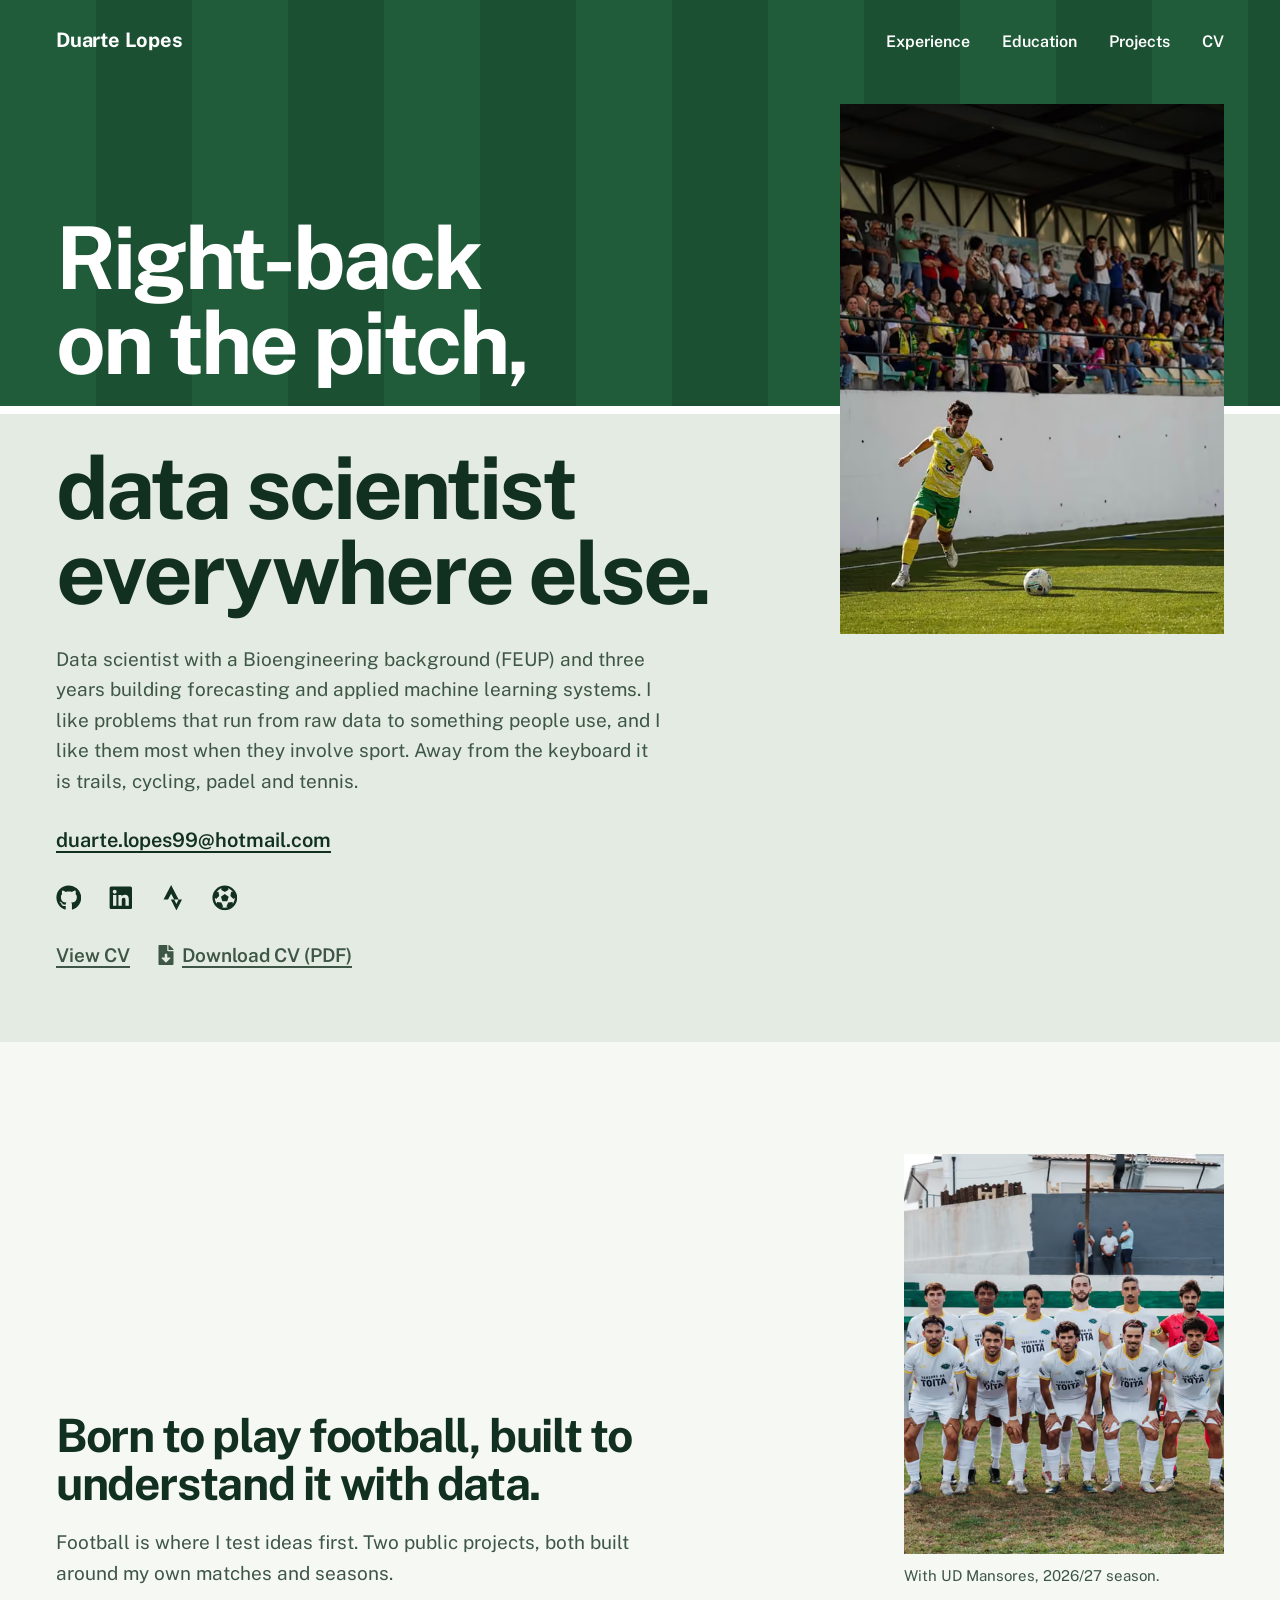
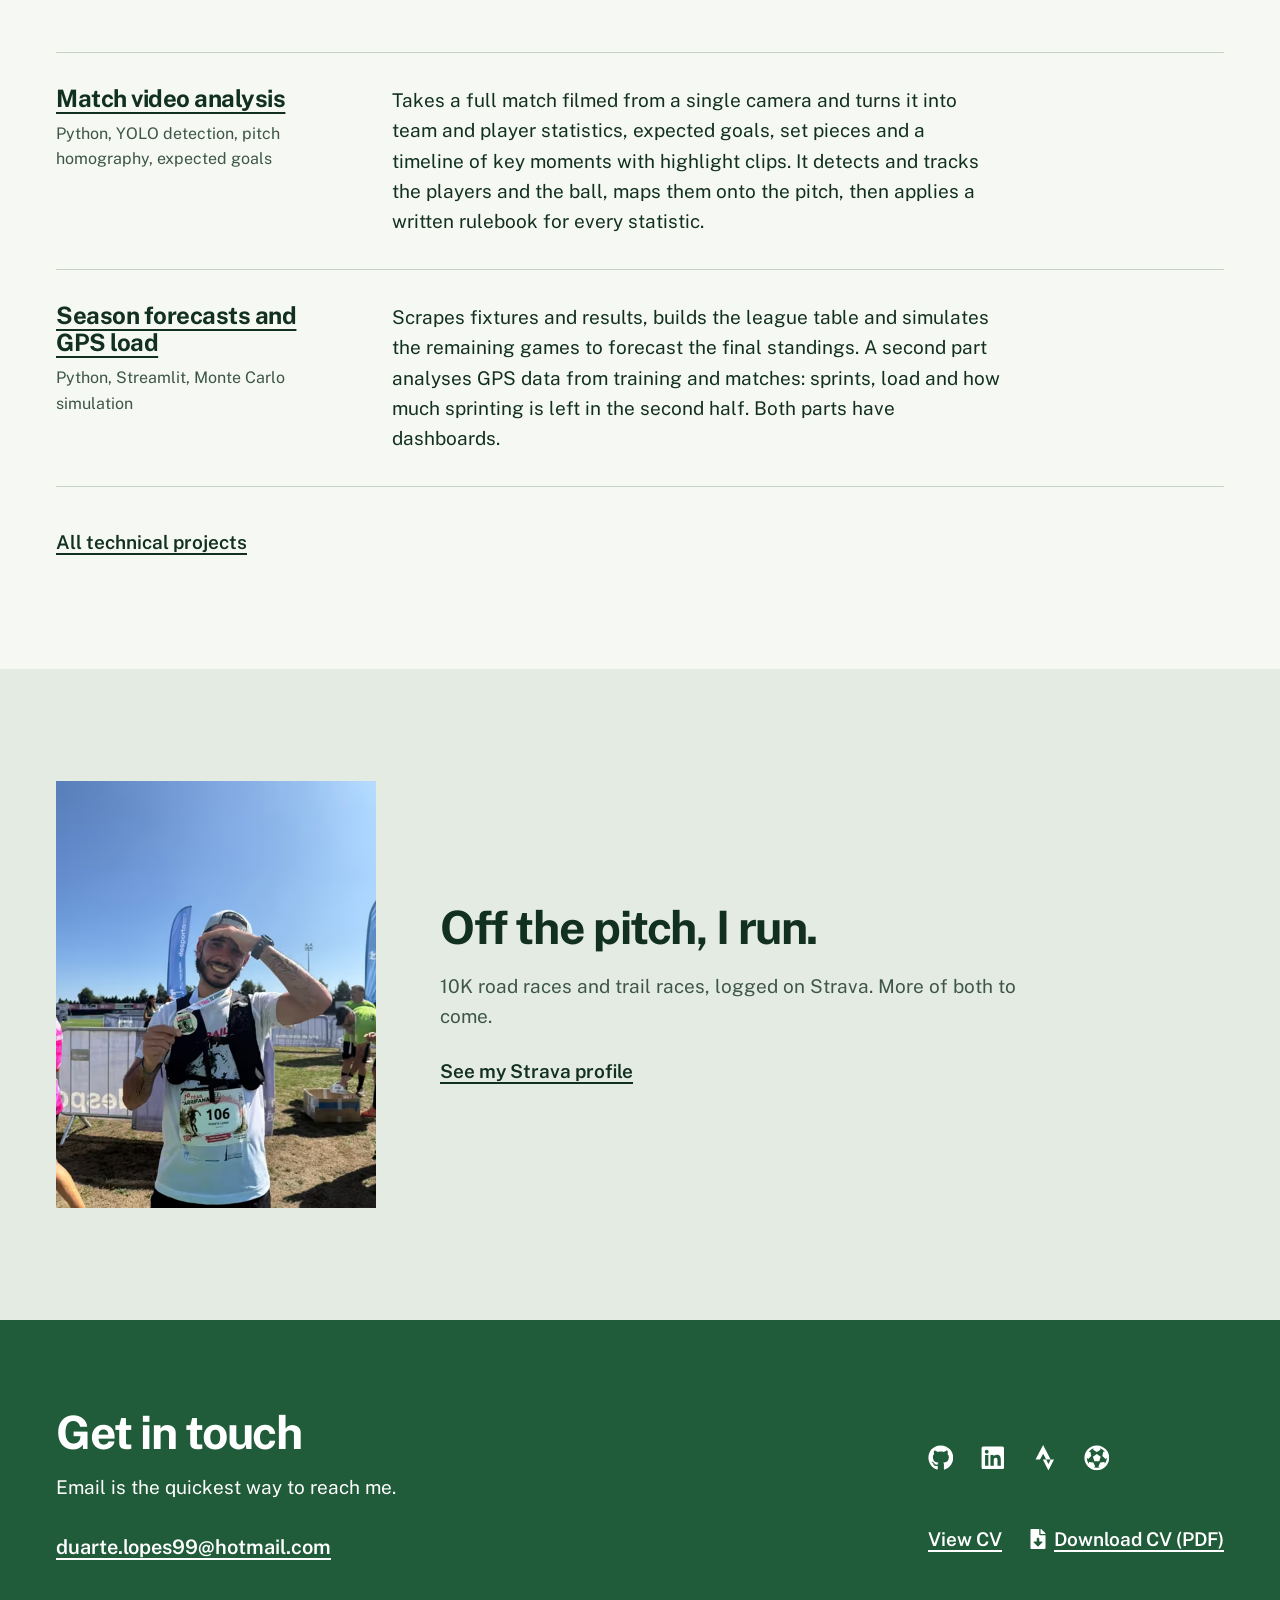
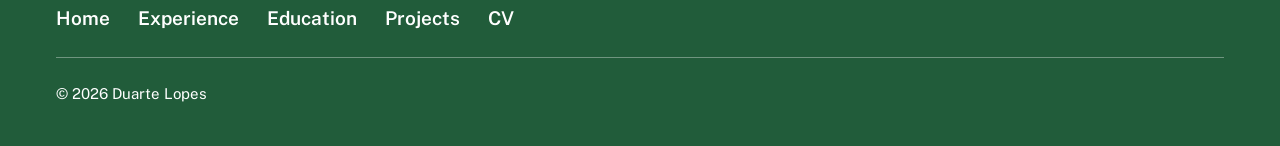
<file: index.html>
<!DOCTYPE html>
<html lang="en">
<head>
  <meta charset="utf-8">
  <meta name="viewport" content="width=device-width, initial-scale=1">
  <title>Duarte Lopes, data scientist</title>
  <meta name="description" content="Duarte Lopes is a data scientist working on forecasting and applied machine learning, with a focus on sports analytics. Football match analysis, season forecasts and GPS load projects.">
  <meta name="theme-color" content="#1f5a38">
  <meta property="og:type" content="website">
  <meta property="og:title" content="Duarte Lopes, data scientist">
  <meta property="og:description" content="Right-back on the pitch, data scientist everywhere else. Forecasting, applied machine learning and sports analytics.">
  <meta property="og:url" content="https://duartelopes99.github.io/">
  <link rel="icon" href="assets/favicon.svg" type="image/svg+xml">
  <link rel="preload" href="assets/fonts/public-sans-latin-700-normal.woff2" as="font" type="font/woff2" crossorigin>
  <link rel="stylesheet" href="assets/css/styles.css">
  <script>document.documentElement.classList.add('js');</script>
</head>
<body>
  <a class="skip-link" href="#main">Skip to content</a>

  <header class="site-header">
    <div class="wrap site-header__bar">
      <a class="brand" href="index.html">Duarte Lopes</a>
      <button class="menu-toggle" type="button" aria-expanded="false" aria-controls="site-nav">Menu</button>
      <nav class="site-nav" id="site-nav" aria-label="Main">
        <ul class="site-nav__list">
          <li><a href="experience.html">Experience</a></li>
          <li><a href="education.html">Education</a></li>
          <li><a href="projects.html">Projects</a></li>
          <li><a href="cv.html">CV</a></li>
        </ul>
      </nav>
    </div>
  </header>

  <main id="main">
    <section class="hero" id="top" aria-labelledby="hero-title">
      <div class="hero__field" aria-hidden="true"></div>

      <h1 class="hero__title" id="hero-title">
        <span class="hero__on">Right-back on the pitch,</span>
        <span class="hero__off">data scientist everywhere else.</span>
      </h1>

      <div class="hero__intro">
        <p>Data scientist with a Bioengineering background (FEUP) and three years building forecasting and applied machine learning systems. I like problems that run from raw data to something people use, and I like them most when they involve sport. Away from the keyboard it is trails, cycling, padel and tennis.</p>
        <div class="contact">
          <a class="contact__email" href="mailto:duarte.lopes99@hotmail.com">duarte.lopes99@hotmail.com</a>
          <ul class="icon-links">
            <li><a class="icon-link" href="https://github.com/DuarteLopes99" title="GitHub"><svg aria-hidden="true" focusable="false"><use href="assets/icons.svg#i-github"/></svg><span class="visually-hidden">GitHub</span></a></li>
            <li><a class="icon-link" href="https://www.linkedin.com/in/duarte-lopes-/" title="LinkedIn"><svg aria-hidden="true" focusable="false"><use href="assets/icons.svg#i-linkedin"/></svg><span class="visually-hidden">LinkedIn</span></a></li>
            <li><a class="icon-link" href="https://www.strava.com/athletes/146340595" title="Strava"><svg aria-hidden="true" focusable="false"><use href="assets/icons.svg#i-strava"/></svg><span class="visually-hidden">Strava</span></a></li>
            <li><a class="icon-link" href="https://www.zerozero.pt/jogador/duarte-lopes/1058239" title="zerozero player profile"><svg aria-hidden="true" focusable="false"><use href="assets/icons.svg#i-zerozero"/></svg><span class="visually-hidden">zerozero player profile</span></a></li>
          </ul>
          <p class="cv-links">
            <a href="cv.html">View CV</a>
            <a href="assets/cv/Duarte_Lopes_CV.pdf" download><svg aria-hidden="true" focusable="false"><use href="assets/icons.svg#i-download"/></svg>Download CV (PDF)</a>
          </p>
        </div>
      </div>

      <figure class="hero__photo">
        <picture>
          <source type="image/avif" srcset="assets/img/hero-football-520.avif 520w, assets/img/hero-football-780.avif 780w, assets/img/hero-football-1037.avif 1037w" sizes="(min-width: 900px) 24rem, 22rem">
          <source type="image/webp" srcset="assets/img/hero-football-520.webp 520w, assets/img/hero-football-780.webp 780w, assets/img/hero-football-1037.webp 1037w" sizes="(min-width: 900px) 24rem, 22rem">
          <img src="assets/img/hero-football-780.jpg" srcset="assets/img/hero-football-520.jpg 520w, assets/img/hero-football-780.jpg 780w, assets/img/hero-football-1037.jpg 1037w" sizes="(min-width: 900px) 24rem, 22rem" width="1037" height="1431" fetchpriority="high" alt="Duarte Lopes in a yellow and green kit controlling the ball beside the touchline, with spectators in the stand behind him.">
        </picture>
      </figure>
    </section>

    <section class="section" id="sports" aria-labelledby="sports-title">
      <div class="wrap">
        <div class="with-figure">
          <div>
            <h2 class="section__title" id="sports-title">Born to play football, built to understand it with data.</h2>
            <p class="section__lead">Football is where I test ideas first. Two public projects, both built around my own matches and seasons.</p>
          </div>
          <figure class="captioned">
          <picture>
            <source type="image/avif" srcset="assets/img/team-mansores-480.avif 480w, assets/img/team-mansores-800.avif 800w" sizes="(min-width: 900px) 20rem, 100vw">
            <source type="image/webp" srcset="assets/img/team-mansores-480.webp 480w, assets/img/team-mansores-800.webp 800w" sizes="(min-width: 900px) 20rem, 100vw">
            <img src="assets/img/team-mansores-800.jpg" srcset="assets/img/team-mansores-480.jpg 480w, assets/img/team-mansores-800.jpg 800w" sizes="(min-width: 900px) 20rem, 100vw" width="800" height="1000" loading="lazy" alt="Starting eleven of UD Mansores in white kits posing for the team photo before a match, with Duarte Lopes in the front row.">
          </picture>
            <figcaption>With UD Mansores, 2026/27 season.</figcaption>
          </figure>
        </div>

        <ul class="entries">
          <li class="entry">
            <div class="entry__head">
              <h3 class="entry__name"><a href="https://github.com/DuarteLopes99/football_video_evaluation">Match video analysis</a></h3>
              <p class="entry__stack">Python, YOLO detection, pitch homography, expected goals</p>
            </div>
            <p class="entry__body">Takes a full match filmed from a single camera and turns it into team and player statistics, expected goals, set pieces and a timeline of key moments with highlight clips. It detects and tracks the players and the ball, maps them onto the pitch, then applies a written rulebook for every statistic.</p>
          </li>
          <li class="entry">
            <div class="entry__head">
              <h3 class="entry__name"><a href="https://github.com/DuarteLopes99/Football-Stats-Data">Season forecasts and GPS load</a></h3>
              <p class="entry__stack">Python, Streamlit, Monte Carlo simulation</p>
            </div>
            <p class="entry__body">Scrapes fixtures and results, builds the league table and simulates the remaining games to forecast the final standings. A second part analyses GPS data from training and matches: sprints, load and how much sprinting is left in the second half. Both parts have dashboards.</p>
          </li>
        </ul>
        <p class="more-link"><a class="text-link" href="projects.html">All technical projects</a></p>
      </div>
    </section>

    <section class="section section--tint" id="running" aria-labelledby="running-title">
      <div class="wrap running">
        <figure class="running__photo">
          <picture>
            <source type="image/avif" srcset="assets/img/trail-finish-480.avif 480w, assets/img/trail-finish-768.avif 768w" sizes="(min-width: 760px) 20rem, 18rem">
            <source type="image/webp" srcset="assets/img/trail-finish-480.webp 480w, assets/img/trail-finish-768.webp 768w" sizes="(min-width: 760px) 20rem, 18rem">
            <img src="assets/img/trail-finish-768.jpg" srcset="assets/img/trail-finish-480.jpg 480w, assets/img/trail-finish-768.jpg 768w" sizes="(min-width: 760px) 20rem, 18rem" width="768" height="1024" loading="lazy" alt="Duarte Lopes smiling at the finish of a trail race, holding up his finisher medal.">
          </picture>
        </figure>
        <div class="running__text">
          <h2 class="section__title" id="running-title">Off the pitch, I run.</h2>
          <p class="section__lead">10K road races and trail races, logged on Strava. More of both to come.</p>
          <p><a class="text-link" href="https://www.strava.com/athletes/146340595">See my Strava profile</a></p>
        </div>
      </div>
    </section>
  </main>

  <footer class="site-footer" id="contact">
    <div class="wrap site-footer__grid">
      <div>
        <h2 class="site-footer__title">Get in touch</h2>
        <p class="site-footer__lead">Email is the quickest way to reach me.</p>
        <p class="contact"><a class="contact__email" href="mailto:duarte.lopes99@hotmail.com">duarte.lopes99@hotmail.com</a></p>
      </div>
      <div class="contact">
        <ul class="icon-links">
          <li><a class="icon-link" href="https://github.com/DuarteLopes99" title="GitHub"><svg aria-hidden="true" focusable="false"><use href="assets/icons.svg#i-github"/></svg><span class="visually-hidden">GitHub</span></a></li>
          <li><a class="icon-link" href="https://www.linkedin.com/in/duarte-lopes-/" title="LinkedIn"><svg aria-hidden="true" focusable="false"><use href="assets/icons.svg#i-linkedin"/></svg><span class="visually-hidden">LinkedIn</span></a></li>
          <li><a class="icon-link" href="https://www.strava.com/athletes/146340595" title="Strava"><svg aria-hidden="true" focusable="false"><use href="assets/icons.svg#i-strava"/></svg><span class="visually-hidden">Strava</span></a></li>
          <li><a class="icon-link" href="https://www.zerozero.pt/jogador/duarte-lopes/1058239" title="zerozero player profile"><svg aria-hidden="true" focusable="false"><use href="assets/icons.svg#i-zerozero"/></svg><span class="visually-hidden">zerozero player profile</span></a></li>
        </ul>
        <p class="cv-links">
          <a href="cv.html">View CV</a>
          <a href="assets/cv/Duarte_Lopes_CV.pdf" download><svg aria-hidden="true" focusable="false"><use href="assets/icons.svg#i-download"/></svg>Download CV (PDF)</a>
        </p>
      </div>
      <nav class="site-footer__nav" aria-label="Footer">
        <ul>
          <li><a href="index.html">Home</a></li>
          <li><a href="experience.html">Experience</a></li>
          <li><a href="education.html">Education</a></li>
          <li><a href="projects.html">Projects</a></li>
          <li><a href="cv.html">CV</a></li>
        </ul>
      </nav>
      <p class="site-footer__legal">© 2026 Duarte Lopes</p>
    </div>
  </footer>

  <script src="assets/js/main.js" defer></script>
</body>
</html>
</file>
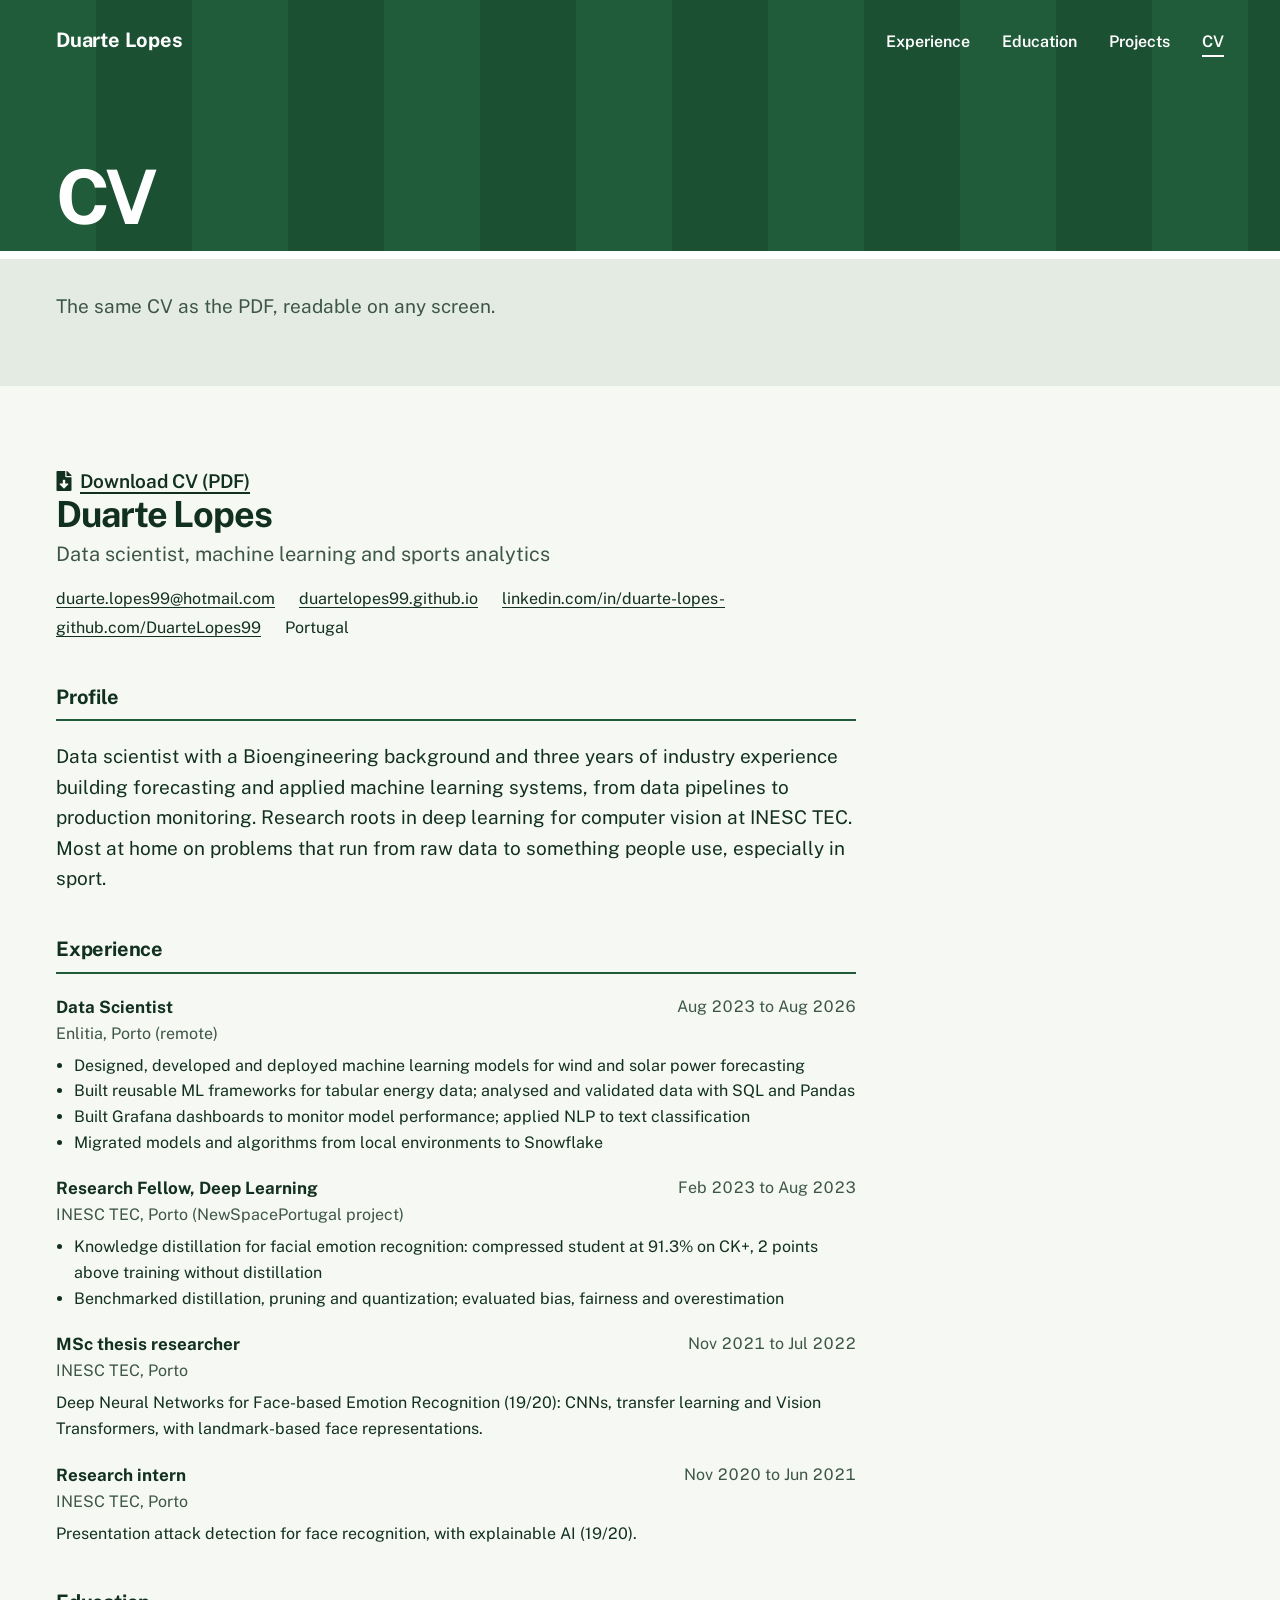
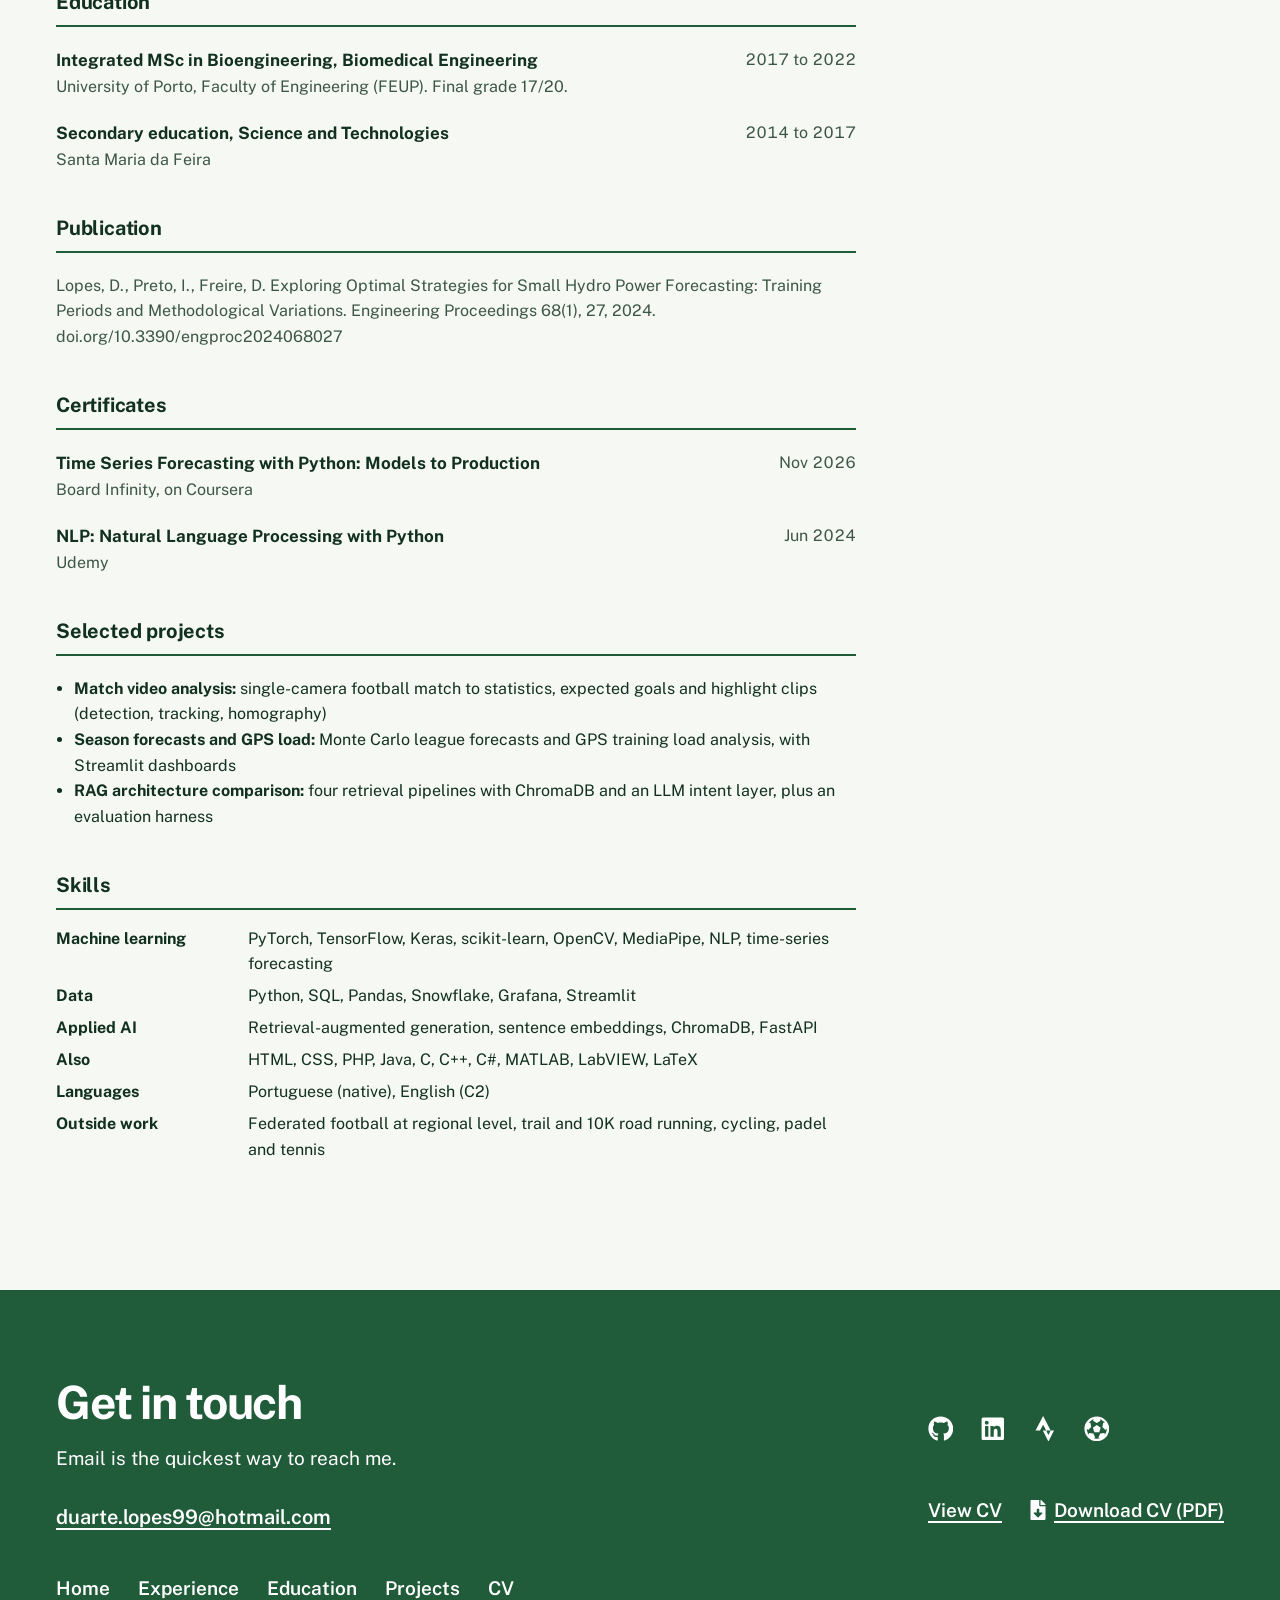
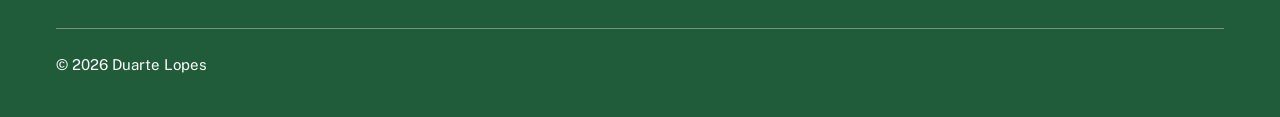
<file: cv.html>
<!DOCTYPE html>
<html lang="en">
<head>
  <meta charset="utf-8">
  <meta name="viewport" content="width=device-width, initial-scale=1">
  <title>CV, Duarte Lopes</title>
  <meta name="description" content="Curriculum vitae of Duarte Lopes, data scientist: experience, education, publication, certificates and skills.">
  <meta name="theme-color" content="#1f5a38">
  <meta property="og:type" content="website">
  <meta property="og:title" content="CV, Duarte Lopes">
  <meta property="og:description" content="Curriculum vitae of Duarte Lopes, data scientist: experience, education, publication, certificates and skills.">
  <meta property="og:url" content="https://duartelopes99.github.io/cv.html">
  <link rel="icon" href="assets/favicon.svg" type="image/svg+xml">
  <link rel="preload" href="assets/fonts/public-sans-latin-700-normal.woff2" as="font" type="font/woff2" crossorigin>
  <link rel="stylesheet" href="assets/css/styles.css">
  <script>document.documentElement.classList.add('js');</script>
</head>
<body>
  <a class="skip-link" href="#main">Skip to content</a>

  <header class="site-header">
    <div class="wrap site-header__bar">
      <a class="brand" href="index.html">Duarte Lopes</a>
      <button class="menu-toggle" type="button" aria-expanded="false" aria-controls="site-nav">Menu</button>
      <nav class="site-nav" id="site-nav" aria-label="Main">
        <ul class="site-nav__list">
          <li><a href="experience.html">Experience</a></li>
          <li><a href="education.html">Education</a></li>
          <li><a href="projects.html">Projects</a></li>
          <li><a href="cv.html" aria-current="page">CV</a></li>
        </ul>
      </nav>
    </div>
  </header>

  <main id="main">
    <div class="page-head">
      <div class="hero__field" aria-hidden="true"></div>
      <h1 class="page-head__title">CV</h1>
      <p class="page-head__lead">The same CV as the PDF, readable on any screen.</p>
    </div>
    <section class="section section--first" aria-label="Curriculum vitae">
      <div class="wrap">
        <p class="cv-links no-print"><a href="assets/cv/Duarte_Lopes_CV.pdf" download><svg aria-hidden="true" focusable="false"><use href="assets/icons.svg#i-download"/></svg>Download CV (PDF)</a></p>
        <article class="cv">
          <header>
            <p class="cv__name">Duarte Lopes</p>
            <p class="cv__role">Data scientist, machine learning and sports analytics</p>
            <p class="cv__contacts">
              <a href="mailto:duarte.lopes99@hotmail.com">duarte.lopes99@hotmail.com</a>
              <a href="https://duartelopes99.github.io">duartelopes99.github.io</a>
              <a href="https://www.linkedin.com/in/duarte-lopes-/">linkedin.com/in/duarte-lopes-</a>
              <a href="https://github.com/DuarteLopes99">github.com/DuarteLopes99</a>
              <span>Portugal</span>
            </p>
          </header>

          <h2>Profile</h2>
          <p class="cv__item">Data scientist with a Bioengineering background and three years of industry experience building forecasting and applied machine learning systems, from data pipelines to production monitoring. Research roots in deep learning for computer vision at INESC TEC. Most at home on problems that run from raw data to something people use, especially in sport.</p>

          <h2>Experience</h2>
          <div class="cv__item">
            <div class="cv__item-head"><h3>Data Scientist</h3><span class="cv__date">Aug 2023 to Aug 2026</span></div>
            <p class="cv__org">Enlitia, Porto (remote)</p>
            <ul>
              <li>Designed, developed and deployed machine learning models for wind and solar power forecasting</li>
              <li>Built reusable ML frameworks for tabular energy data; analysed and validated data with SQL and Pandas</li>
              <li>Built Grafana dashboards to monitor model performance; applied NLP to text classification</li>
              <li>Migrated models and algorithms from local environments to Snowflake</li>
            </ul>
          </div>
          <div class="cv__item">
            <div class="cv__item-head"><h3>Research Fellow, Deep Learning</h3><span class="cv__date">Feb 2023 to Aug 2023</span></div>
            <p class="cv__org">INESC TEC, Porto (NewSpacePortugal project)</p>
            <ul>
              <li>Knowledge distillation for facial emotion recognition: compressed student at 91.3% on CK+, 2 points above training without distillation</li>
              <li>Benchmarked distillation, pruning and quantization; evaluated bias, fairness and overestimation</li>
            </ul>
          </div>
          <div class="cv__item">
            <div class="cv__item-head"><h3>MSc thesis researcher</h3><span class="cv__date">Nov 2021 to Jul 2022</span></div>
            <p class="cv__org">INESC TEC, Porto</p>
            <p>Deep Neural Networks for Face-based Emotion Recognition (19/20): CNNs, transfer learning and Vision Transformers, with landmark-based face representations.</p>
          </div>
          <div class="cv__item">
            <div class="cv__item-head"><h3>Research intern</h3><span class="cv__date">Nov 2020 to Jun 2021</span></div>
            <p class="cv__org">INESC TEC, Porto</p>
            <p>Presentation attack detection for face recognition, with explainable AI (19/20).</p>
          </div>

          <h2>Education</h2>
          <div class="cv__item">
            <div class="cv__item-head"><h3>Integrated MSc in Bioengineering, Biomedical Engineering</h3><span class="cv__date">2017 to 2022</span></div>
            <p class="cv__org">University of Porto, Faculty of Engineering (FEUP). Final grade 17/20.</p>

          </div>
          <div class="cv__item">
            <div class="cv__item-head"><h3>Secondary education, Science and Technologies</h3><span class="cv__date">2014 to 2017</span></div>
            <p class="cv__org">Santa Maria da Feira</p>

          </div>

          <h2>Publication</h2>
          <div class="cv__item">
            <p class="cv__org">Lopes, D., Preto, I., Freire, D. Exploring Optimal Strategies for Small Hydro Power Forecasting: Training Periods and Methodological Variations. Engineering Proceedings 68(1), 27, 2024. doi.org/10.3390/engproc2024068027</p>
          </div>

          <h2>Certificates</h2>
          <div class="cv__item">
            <div class="cv__item-head"><h3>Time Series Forecasting with Python: Models to Production</h3><span class="cv__date">Nov 2026</span></div>
            <p class="cv__org">Board Infinity, on Coursera</p>

          </div>
          <div class="cv__item">
            <div class="cv__item-head"><h3>NLP: Natural Language Processing with Python</h3><span class="cv__date">Jun 2024</span></div>
            <p class="cv__org">Udemy</p>

          </div>

          <h2>Selected projects</h2>
          <div class="cv__item">
            <ul>
              <li><strong>Match video analysis:</strong> single-camera football match to statistics, expected goals and highlight clips (detection, tracking, homography)</li>
              <li><strong>Season forecasts and GPS load:</strong> Monte Carlo league forecasts and GPS training load analysis, with Streamlit dashboards</li>
              <li><strong>RAG architecture comparison:</strong> four retrieval pipelines with ChromaDB and an LLM intent layer, plus an evaluation harness</li>
            </ul>
          </div>

          <h2>Skills</h2>
          <dl class="cv__grid">
            <div><dt>Machine learning</dt><dd>PyTorch, TensorFlow, Keras, scikit-learn, OpenCV, MediaPipe, NLP, time-series forecasting</dd></div>
            <div><dt>Data</dt><dd>Python, SQL, Pandas, Snowflake, Grafana, Streamlit</dd></div>
            <div><dt>Applied AI</dt><dd>Retrieval-augmented generation, sentence embeddings, ChromaDB, FastAPI</dd></div>
            <div><dt>Also</dt><dd>HTML, CSS, PHP, Java, C, C++, C#, MATLAB, LabVIEW, LaTeX</dd></div>
            <div><dt>Languages</dt><dd>Portuguese (native), English (C2)</dd></div>
            <div><dt>Outside work</dt><dd>Federated football at regional level, trail and 10K road running, cycling, padel and tennis</dd></div>
          </dl>
        </article>
      </div>
    </section>
  </main>

  <footer class="site-footer" id="contact">
    <div class="wrap site-footer__grid">
      <div>
        <h2 class="site-footer__title">Get in touch</h2>
        <p class="site-footer__lead">Email is the quickest way to reach me.</p>
        <p class="contact"><a class="contact__email" href="mailto:duarte.lopes99@hotmail.com">duarte.lopes99@hotmail.com</a></p>
      </div>
      <div class="contact">
        <ul class="icon-links">
          <li><a class="icon-link" href="https://github.com/DuarteLopes99" title="GitHub"><svg aria-hidden="true" focusable="false"><use href="assets/icons.svg#i-github"/></svg><span class="visually-hidden">GitHub</span></a></li>
          <li><a class="icon-link" href="https://www.linkedin.com/in/duarte-lopes-/" title="LinkedIn"><svg aria-hidden="true" focusable="false"><use href="assets/icons.svg#i-linkedin"/></svg><span class="visually-hidden">LinkedIn</span></a></li>
          <li><a class="icon-link" href="https://www.strava.com/athletes/146340595" title="Strava"><svg aria-hidden="true" focusable="false"><use href="assets/icons.svg#i-strava"/></svg><span class="visually-hidden">Strava</span></a></li>
          <li><a class="icon-link" href="https://www.zerozero.pt/jogador/duarte-lopes/1058239" title="zerozero player profile"><svg aria-hidden="true" focusable="false"><use href="assets/icons.svg#i-zerozero"/></svg><span class="visually-hidden">zerozero player profile</span></a></li>
        </ul>
        <p class="cv-links">
          <a href="cv.html">View CV</a>
          <a href="assets/cv/Duarte_Lopes_CV.pdf" download><svg aria-hidden="true" focusable="false"><use href="assets/icons.svg#i-download"/></svg>Download CV (PDF)</a>
        </p>
      </div>
      <nav class="site-footer__nav" aria-label="Footer">
        <ul>
          <li><a href="index.html">Home</a></li>
          <li><a href="experience.html">Experience</a></li>
          <li><a href="education.html">Education</a></li>
          <li><a href="projects.html">Projects</a></li>
          <li><a href="cv.html">CV</a></li>
        </ul>
      </nav>
      <p class="site-footer__legal">© 2026 Duarte Lopes</p>
    </div>
  </footer>

  <script src="assets/js/main.js" defer></script>
</body>
</html>
</file>
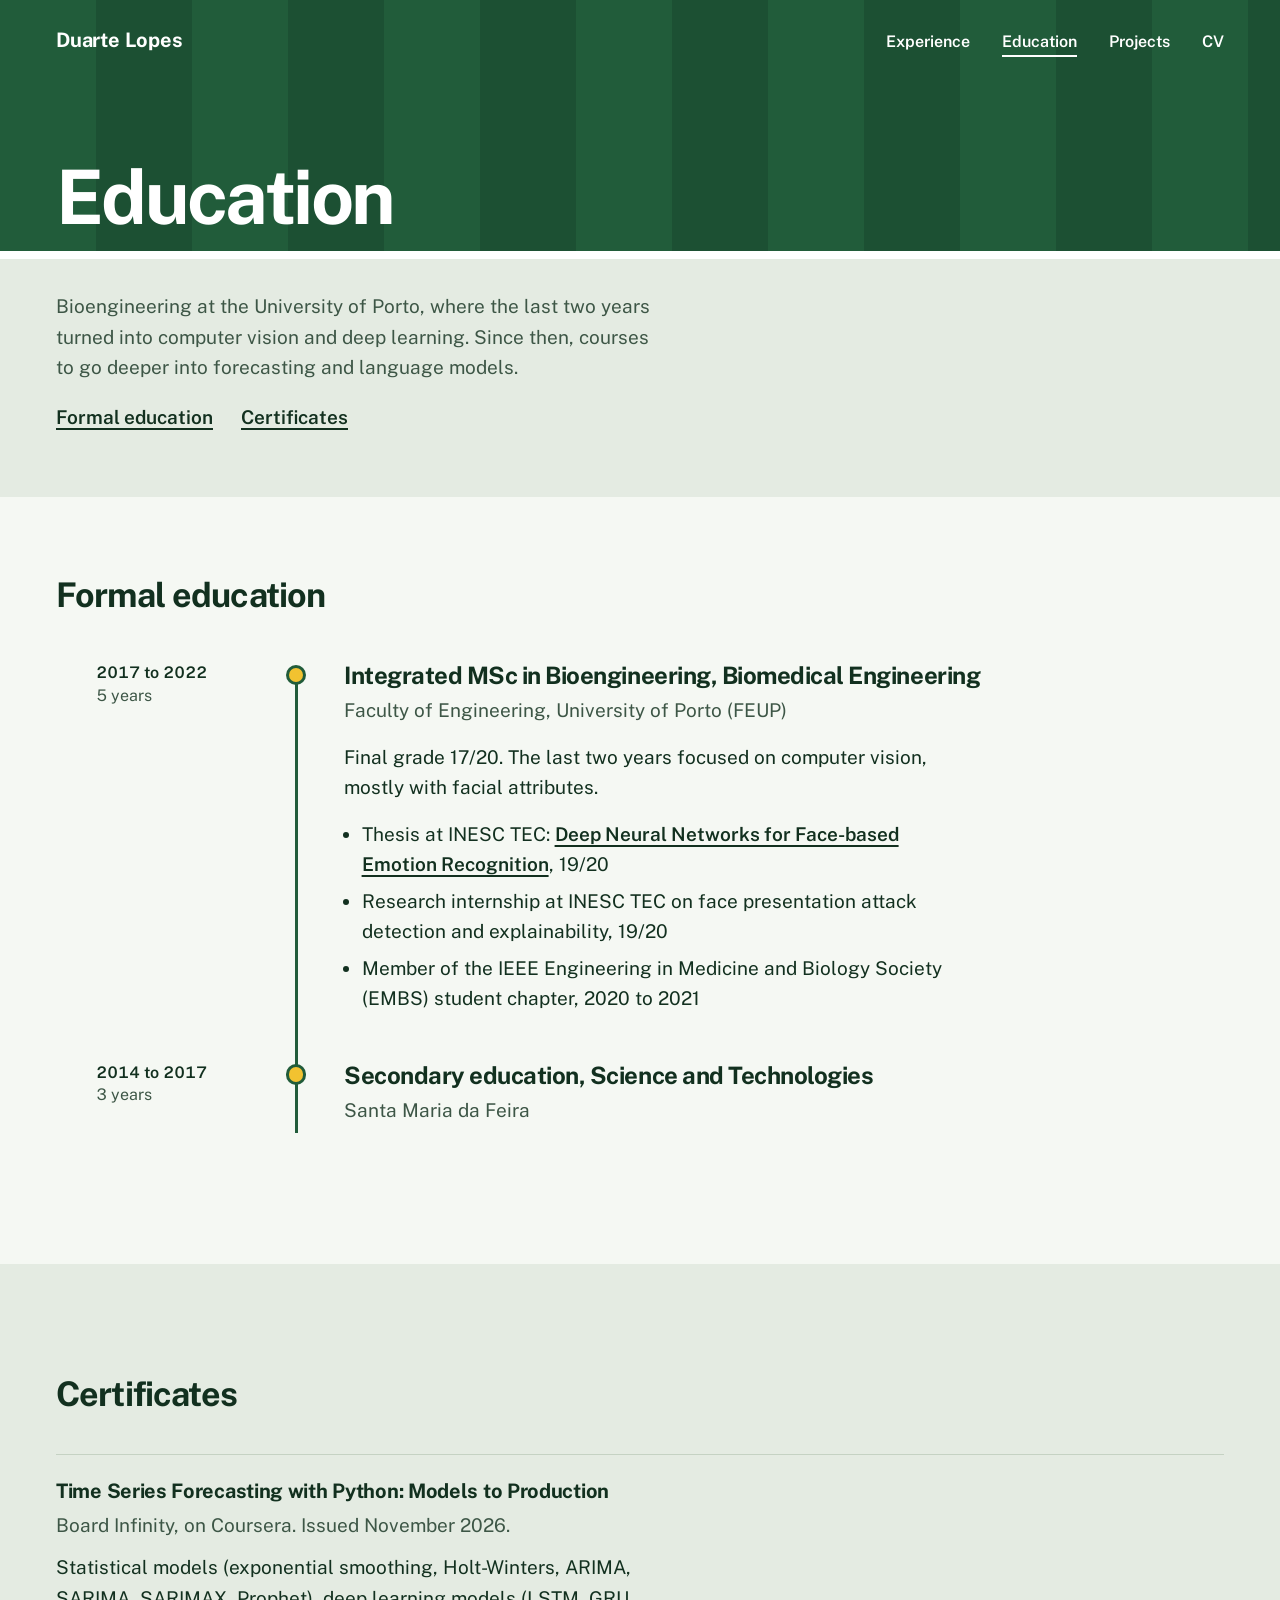
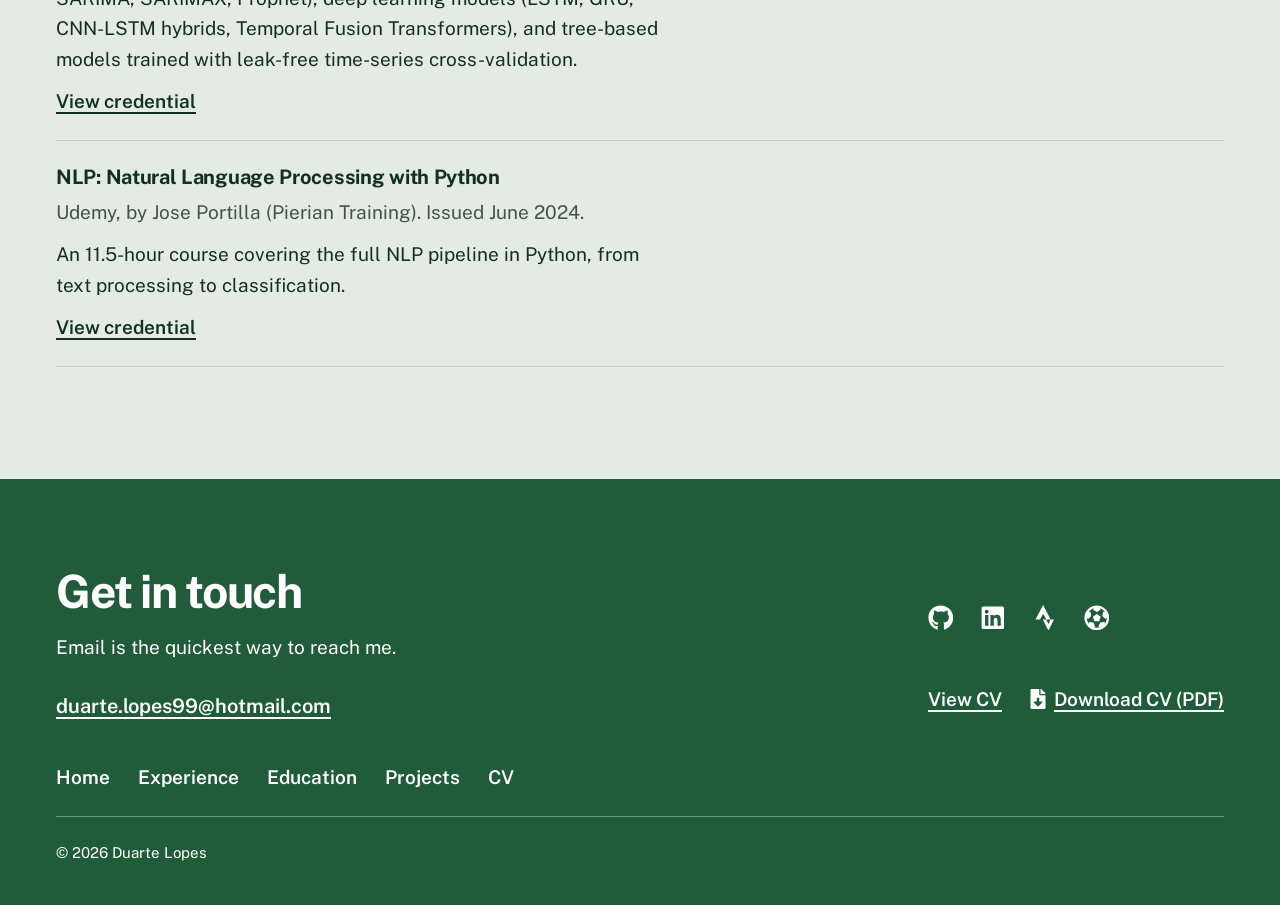
<file: education.html>
<!DOCTYPE html>
<html lang="en">
<head>
  <meta charset="utf-8">
  <meta name="viewport" content="width=device-width, initial-scale=1">
  <title>Education, Duarte Lopes</title>
  <meta name="description" content="Education of Duarte Lopes: Integrated MSc in Bioengineering at FEUP, University of Porto, and certificates in time-series forecasting and NLP.">
  <meta name="theme-color" content="#1f5a38">
  <meta property="og:type" content="website">
  <meta property="og:title" content="Education, Duarte Lopes">
  <meta property="og:description" content="Education of Duarte Lopes: Integrated MSc in Bioengineering at FEUP, University of Porto, and certificates in time-series forecasting and NLP.">
  <meta property="og:url" content="https://duartelopes99.github.io/education.html">
  <link rel="icon" href="assets/favicon.svg" type="image/svg+xml">
  <link rel="preload" href="assets/fonts/public-sans-latin-700-normal.woff2" as="font" type="font/woff2" crossorigin>
  <link rel="stylesheet" href="assets/css/styles.css">
  <script>document.documentElement.classList.add('js');</script>
</head>
<body>
  <a class="skip-link" href="#main">Skip to content</a>

  <header class="site-header">
    <div class="wrap site-header__bar">
      <a class="brand" href="index.html">Duarte Lopes</a>
      <button class="menu-toggle" type="button" aria-expanded="false" aria-controls="site-nav">Menu</button>
      <nav class="site-nav" id="site-nav" aria-label="Main">
        <ul class="site-nav__list">
          <li><a href="experience.html">Experience</a></li>
          <li><a href="education.html" aria-current="page">Education</a></li>
          <li><a href="projects.html">Projects</a></li>
          <li><a href="cv.html">CV</a></li>
        </ul>
      </nav>
    </div>
  </header>

  <main id="main">
    <div class="page-head">
      <div class="hero__field" aria-hidden="true"></div>
      <h1 class="page-head__title">Education</h1>
      <p class="page-head__lead">Bioengineering at the University of Porto, where the last two years turned into computer vision and deep learning. Since then, courses to go deeper into forecasting and language models.</p>
      <nav class="page-toc" aria-label="On this page">
        <ul>
          <li><a href="#school-title">Formal education</a></li>
          <li><a href="#cert-title">Certificates</a></li>
        </ul>
      </nav>
    </div>
    <section class="section section--first" aria-labelledby="school-title">
      <div class="wrap">
        <h2 class="section__subtitle" id="school-title">Formal education</h2>
        <ol class="timeline">
          <li class="tl">
            <p class="tl__when"><time datetime="2017">2017</time> to <time datetime="2022">2022</time><span class="tl__dur">5 years</span></p>
            <div class="tl__body">
              <h3 class="tl__role">Integrated MSc in Bioengineering, Biomedical Engineering</h3>
              <p class="tl__org">Faculty of Engineering, University of Porto (FEUP)</p>
              <p>Final grade 17/20. The last two years focused on computer vision, mostly with facial attributes.</p>
              <ul class="tl__points">
                <li>Thesis at INESC TEC: <a class="text-link" href="https://repositorio-aberto.up.pt/handle/10216/143004">Deep Neural Networks for Face-based Emotion Recognition</a>, 19/20</li>
                <li>Research internship at INESC TEC on face presentation attack detection and explainability, 19/20</li>
                <li>Member of the IEEE Engineering in Medicine and Biology Society (EMBS) student chapter, 2020 to 2021</li>
              </ul>
            </div>
          </li>
          <li class="tl">
            <p class="tl__when"><time datetime="2014">2014</time> to <time datetime="2017">2017</time><span class="tl__dur">3 years</span></p>
            <div class="tl__body">
              <h3 class="tl__role">Secondary education, Science and Technologies</h3>
              <p class="tl__org">Santa Maria da Feira</p>

            </div>
          </li>
        </ol>
      </div>
    </section>

    <section class="section section--tint" aria-labelledby="cert-title">
      <div class="wrap">
        <h2 class="section__subtitle" id="cert-title">Certificates</h2>
        <ul class="refs">
          <li class="ref">
            <h3 class="ref__title">Time Series Forecasting with Python: Models to Production</h3>
            <p class="ref__meta">Board Infinity, on Coursera. Issued November 2026.</p>
            <p class="ref__body">Statistical models (exponential smoothing, Holt-Winters, ARIMA, SARIMA, SARIMAX, Prophet), deep learning models (LSTM, GRU, CNN-LSTM hybrids, Temporal Fusion Transformers), and tree-based models trained with leak-free time-series cross-validation.</p>
            <a class="text-link" href="https://www.coursera.org/account/accomplishments/records/D6V6WGTF9YDN">View credential</a>
          </li>
          <li class="ref">
            <h3 class="ref__title">NLP: Natural Language Processing with Python</h3>
            <p class="ref__meta">Udemy, by Jose Portilla (Pierian Training). Issued June 2024.</p>
            <p class="ref__body">An 11.5-hour course covering the full NLP pipeline in Python, from text processing to classification.</p>
            <a class="text-link" href="https://ude.my/UC-375c9d8d-0529-4aa8-8aa3-6bb980698f9e">View credential</a>
          </li>
        </ul>
      </div>
    </section>
  </main>

  <footer class="site-footer" id="contact">
    <div class="wrap site-footer__grid">
      <div>
        <h2 class="site-footer__title">Get in touch</h2>
        <p class="site-footer__lead">Email is the quickest way to reach me.</p>
        <p class="contact"><a class="contact__email" href="mailto:duarte.lopes99@hotmail.com">duarte.lopes99@hotmail.com</a></p>
      </div>
      <div class="contact">
        <ul class="icon-links">
          <li><a class="icon-link" href="https://github.com/DuarteLopes99" title="GitHub"><svg aria-hidden="true" focusable="false"><use href="assets/icons.svg#i-github"/></svg><span class="visually-hidden">GitHub</span></a></li>
          <li><a class="icon-link" href="https://www.linkedin.com/in/duarte-lopes-/" title="LinkedIn"><svg aria-hidden="true" focusable="false"><use href="assets/icons.svg#i-linkedin"/></svg><span class="visually-hidden">LinkedIn</span></a></li>
          <li><a class="icon-link" href="https://www.strava.com/athletes/146340595" title="Strava"><svg aria-hidden="true" focusable="false"><use href="assets/icons.svg#i-strava"/></svg><span class="visually-hidden">Strava</span></a></li>
          <li><a class="icon-link" href="https://www.zerozero.pt/jogador/duarte-lopes/1058239" title="zerozero player profile"><svg aria-hidden="true" focusable="false"><use href="assets/icons.svg#i-zerozero"/></svg><span class="visually-hidden">zerozero player profile</span></a></li>
        </ul>
        <p class="cv-links">
          <a href="cv.html">View CV</a>
          <a href="assets/cv/Duarte_Lopes_CV.pdf" download><svg aria-hidden="true" focusable="false"><use href="assets/icons.svg#i-download"/></svg>Download CV (PDF)</a>
        </p>
      </div>
      <nav class="site-footer__nav" aria-label="Footer">
        <ul>
          <li><a href="index.html">Home</a></li>
          <li><a href="experience.html">Experience</a></li>
          <li><a href="education.html">Education</a></li>
          <li><a href="projects.html">Projects</a></li>
          <li><a href="cv.html">CV</a></li>
        </ul>
      </nav>
      <p class="site-footer__legal">© 2026 Duarte Lopes</p>
    </div>
  </footer>

  <script src="assets/js/main.js" defer></script>
</body>
</html>
</file>
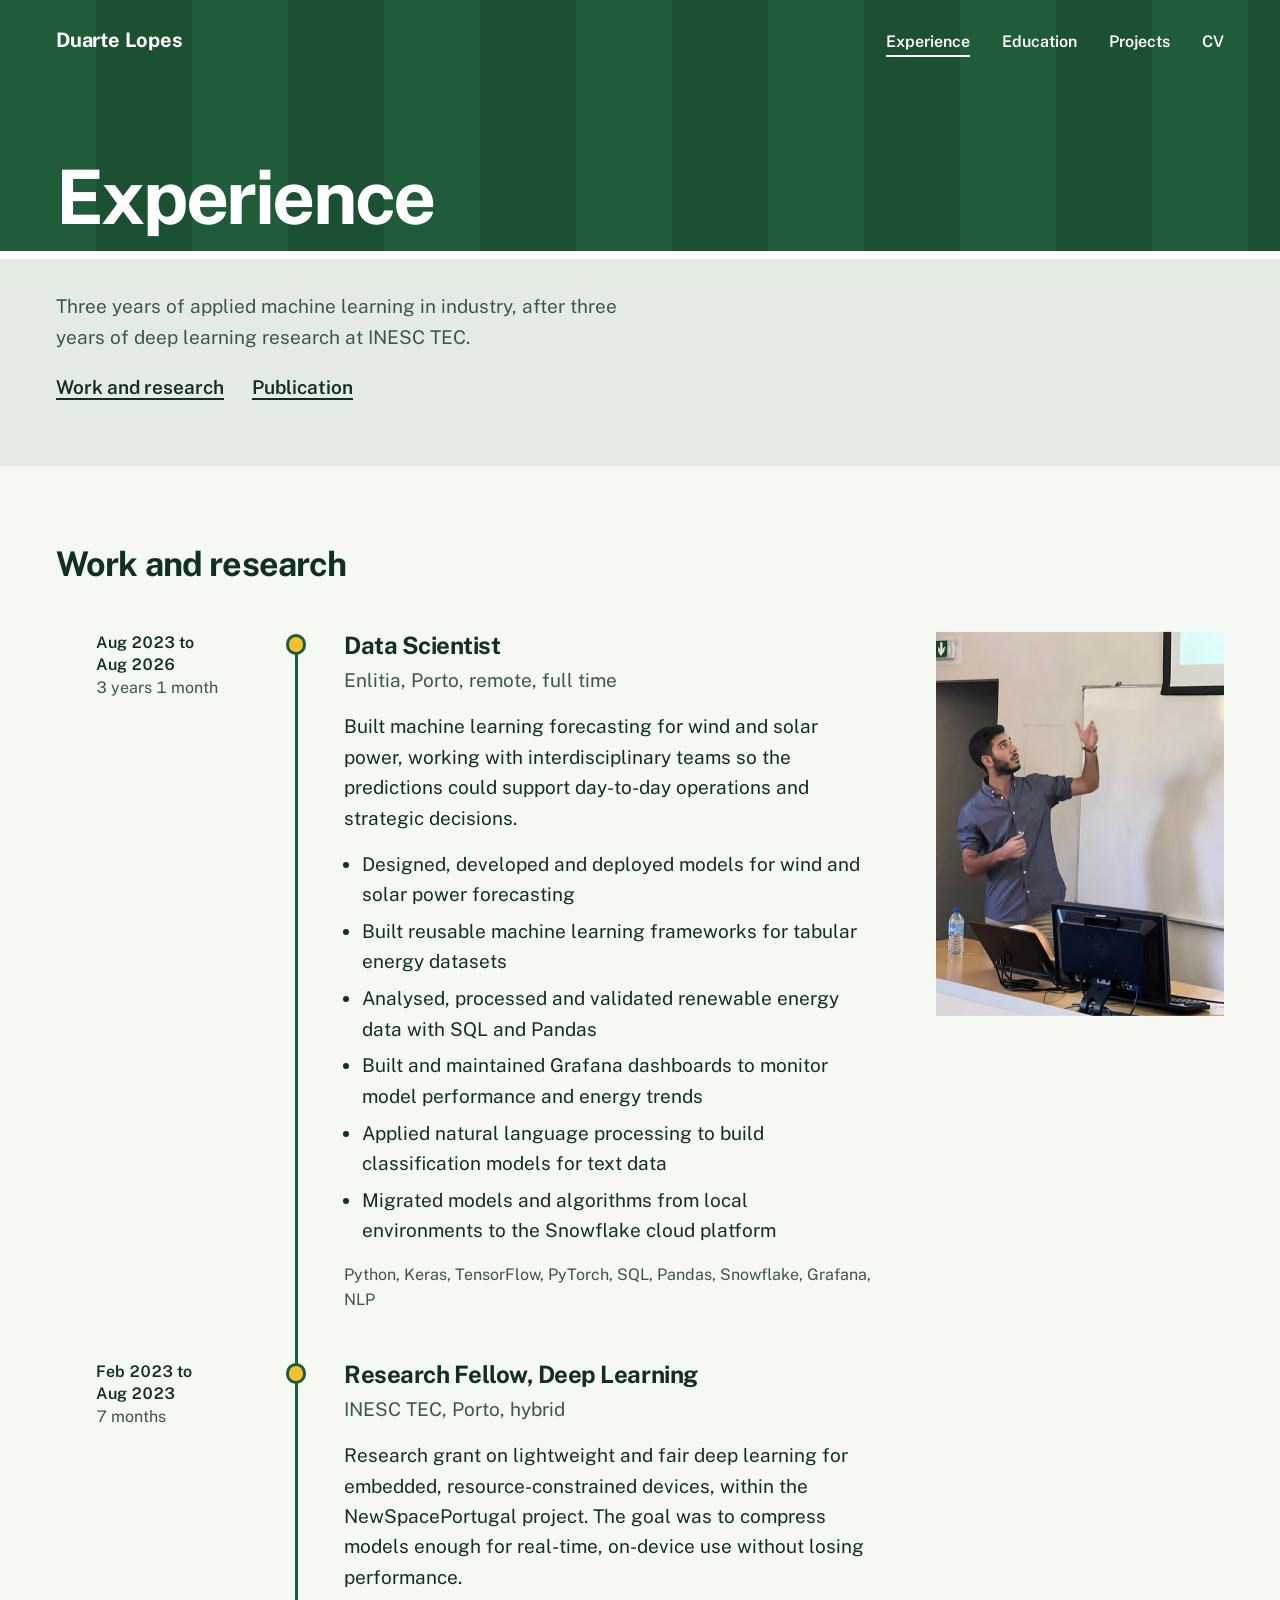
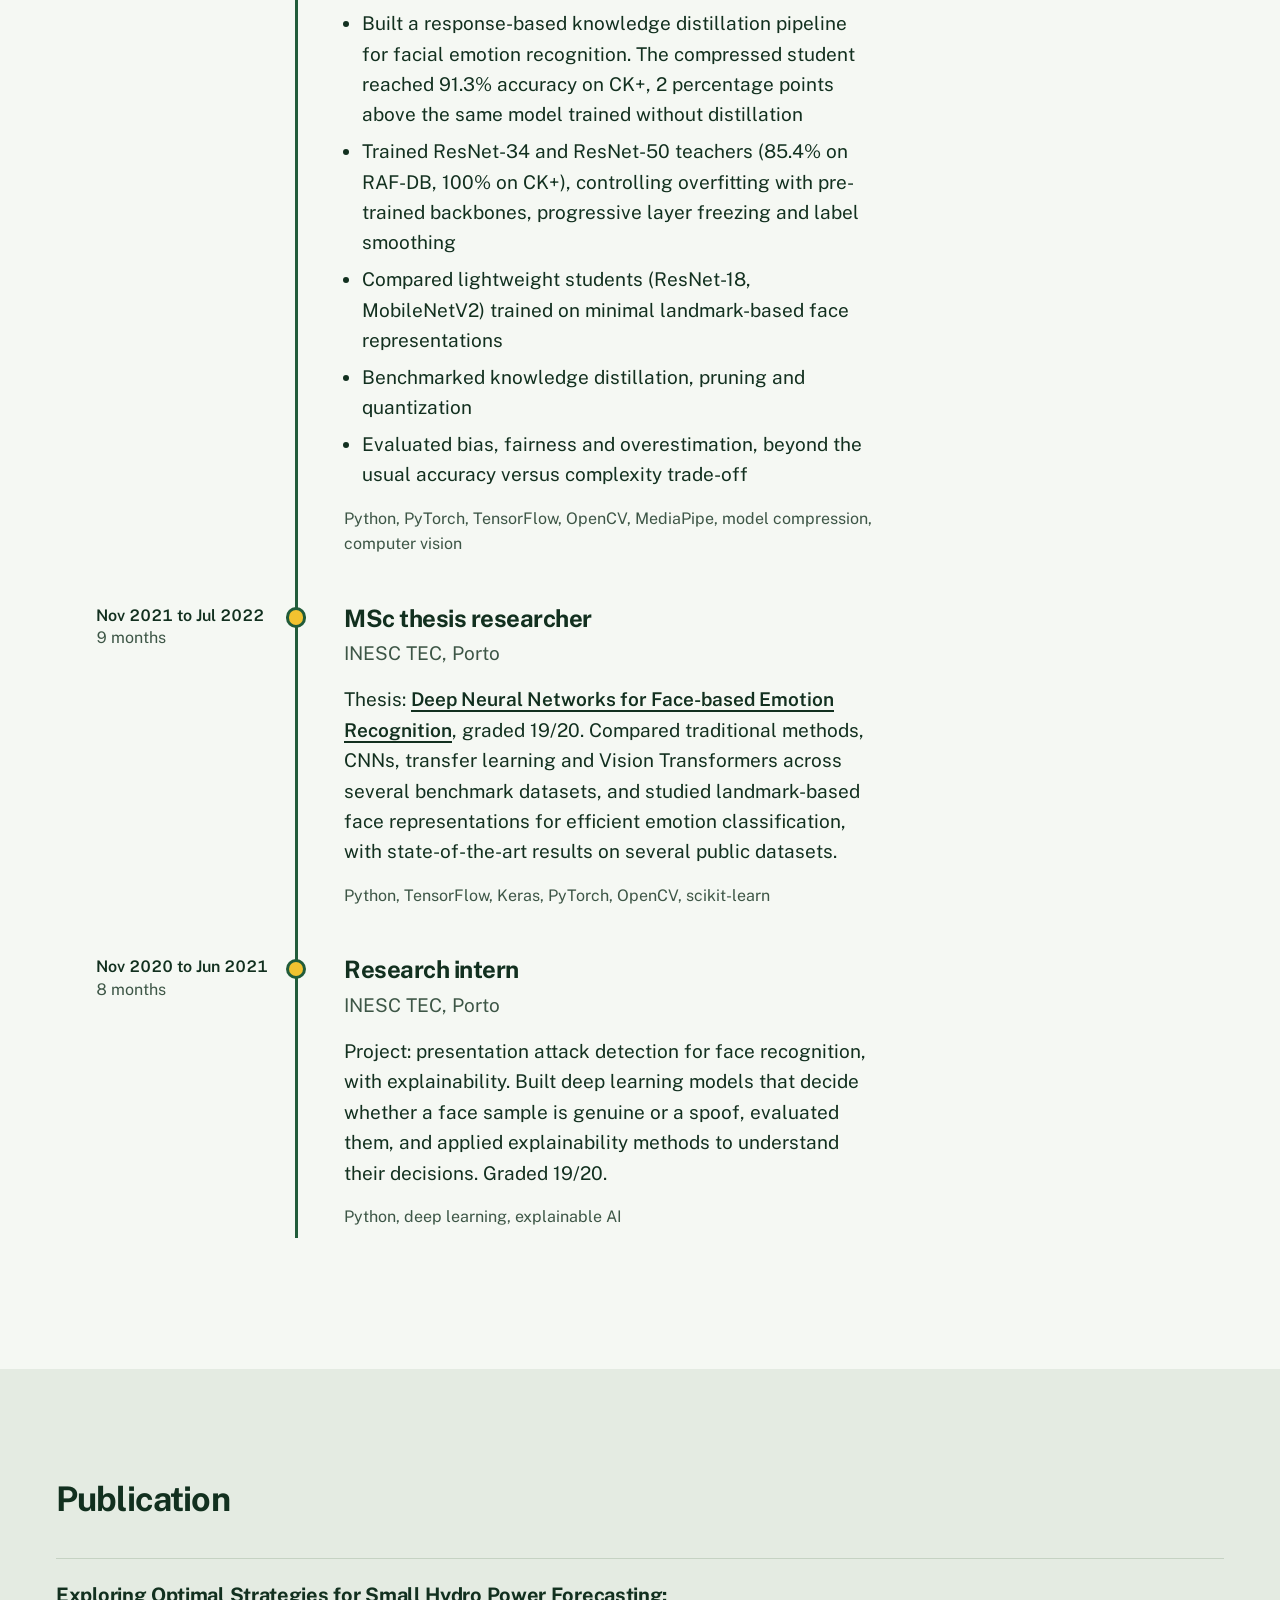
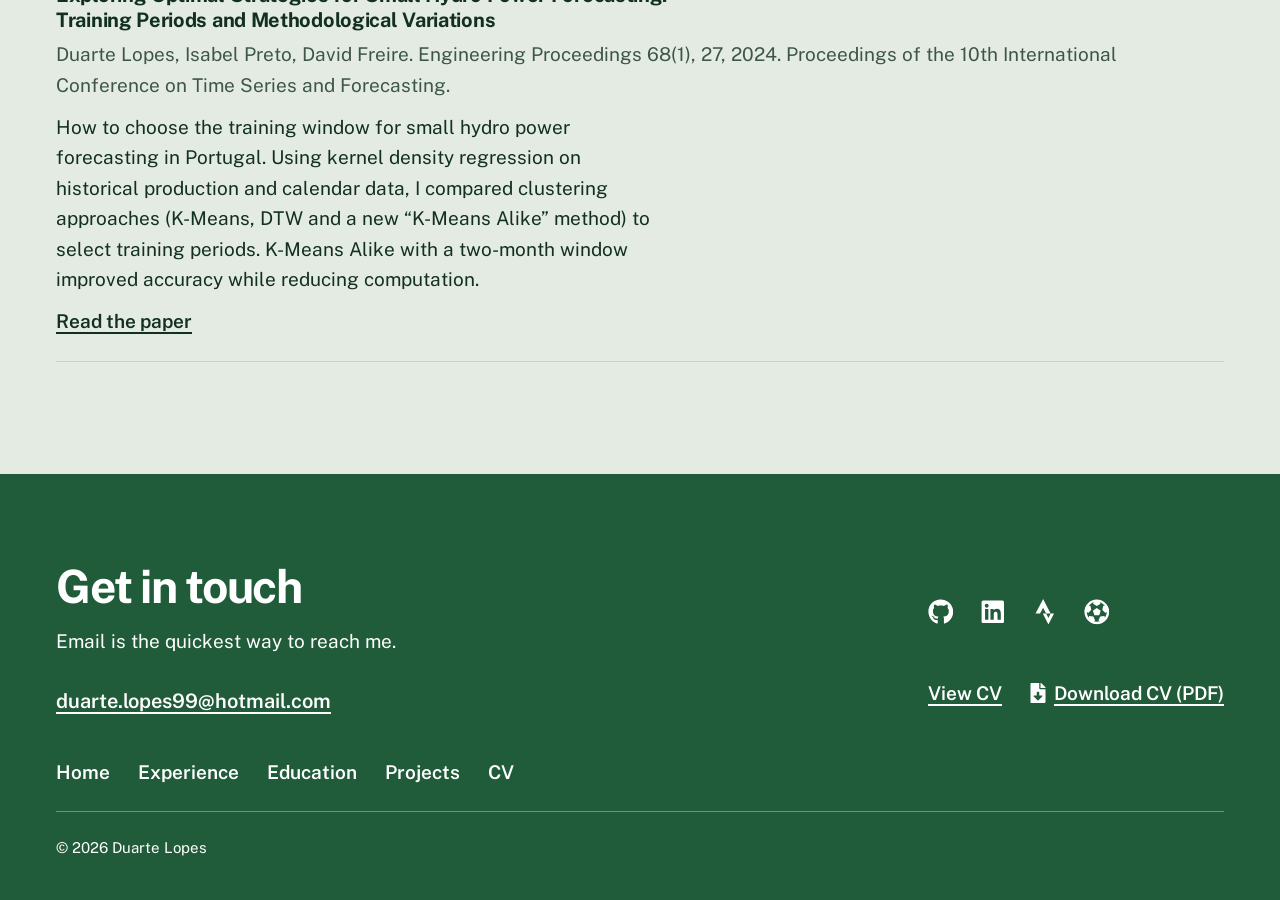
<file: experience.html>
<!DOCTYPE html>
<html lang="en">
<head>
  <meta charset="utf-8">
  <meta name="viewport" content="width=device-width, initial-scale=1">
  <title>Experience, Duarte Lopes</title>
  <meta name="description" content="Work and research timeline of Duarte Lopes: data scientist at Enlitia, deep learning research at INESC TEC, and a publication on hydro power forecasting.">
  <meta name="theme-color" content="#1f5a38">
  <meta property="og:type" content="website">
  <meta property="og:title" content="Experience, Duarte Lopes">
  <meta property="og:description" content="Work and research timeline of Duarte Lopes: data scientist at Enlitia, deep learning research at INESC TEC, and a publication on hydro power forecasting.">
  <meta property="og:url" content="https://duartelopes99.github.io/experience.html">
  <link rel="icon" href="assets/favicon.svg" type="image/svg+xml">
  <link rel="preload" href="assets/fonts/public-sans-latin-700-normal.woff2" as="font" type="font/woff2" crossorigin>
  <link rel="stylesheet" href="assets/css/styles.css">
  <script>document.documentElement.classList.add('js');</script>
</head>
<body>
  <a class="skip-link" href="#main">Skip to content</a>

  <header class="site-header">
    <div class="wrap site-header__bar">
      <a class="brand" href="index.html">Duarte Lopes</a>
      <button class="menu-toggle" type="button" aria-expanded="false" aria-controls="site-nav">Menu</button>
      <nav class="site-nav" id="site-nav" aria-label="Main">
        <ul class="site-nav__list">
          <li><a href="experience.html" aria-current="page">Experience</a></li>
          <li><a href="education.html">Education</a></li>
          <li><a href="projects.html">Projects</a></li>
          <li><a href="cv.html">CV</a></li>
        </ul>
      </nav>
    </div>
  </header>

  <main id="main">
    <div class="page-head">
      <div class="hero__field" aria-hidden="true"></div>
      <h1 class="page-head__title">Experience</h1>
      <p class="page-head__lead">Three years of applied machine learning in industry, after three years of deep learning research at INESC TEC.</p>
      <nav class="page-toc" aria-label="On this page">
        <ul>
          <li><a href="#work-title">Work and research</a></li>
          <li><a href="#pub-title">Publication</a></li>
        </ul>
      </nav>
    </div>
    <section class="section section--first" aria-labelledby="work-title">
      <div class="wrap">
        <h2 class="section__subtitle" id="work-title">Work and research</h2>
        <div class="with-aside">
        <ol class="timeline">
          <li class="tl">
            <p class="tl__when"><time datetime="2023-08">Aug 2023</time> to <time datetime="2026-08">Aug 2026</time><span class="tl__dur">3 years 1 month</span></p>
            <div class="tl__body">
              <h3 class="tl__role">Data Scientist</h3>
              <p class="tl__org">Enlitia, Porto, remote, full time</p>
              <p>Built machine learning forecasting for wind and solar power, working with interdisciplinary teams so the predictions could support day-to-day operations and strategic decisions.</p>
              <ul class="tl__points">
                <li>Designed, developed and deployed models for wind and solar power forecasting</li>
                <li>Built reusable machine learning frameworks for tabular energy datasets</li>
                <li>Analysed, processed and validated renewable energy data with SQL and Pandas</li>
                <li>Built and maintained Grafana dashboards to monitor model performance and energy trends</li>
                <li>Applied natural language processing to build classification models for text data</li>
                <li>Migrated models and algorithms from local environments to the Snowflake cloud platform</li>
              </ul>
              <p class="tl__stack">Python, Keras, TensorFlow, PyTorch, SQL, Pandas, Snowflake, Grafana, NLP</p>
            </div>
          </li>
          <li class="tl">
            <p class="tl__when"><time datetime="2023-02">Feb 2023</time> to <time datetime="2023-08">Aug 2023</time><span class="tl__dur">7 months</span></p>
            <div class="tl__body">
              <h3 class="tl__role">Research Fellow, Deep Learning</h3>
              <p class="tl__org">INESC TEC, Porto, hybrid</p>
              <p>Research grant on lightweight and fair deep learning for embedded, resource-constrained devices, within the NewSpacePortugal project. The goal was to compress models enough for real-time, on-device use without losing performance.</p>
              <ul class="tl__points">
                <li>Built a response-based knowledge distillation pipeline for facial emotion recognition. The compressed student reached 91.3% accuracy on CK+, 2 percentage points above the same model trained without distillation</li>
                <li>Trained ResNet-34 and ResNet-50 teachers (85.4% on RAF-DB, 100% on CK+), controlling overfitting with pre-trained backbones, progressive layer freezing and label smoothing</li>
                <li>Compared lightweight students (ResNet-18, MobileNetV2) trained on minimal landmark-based face representations</li>
                <li>Benchmarked knowledge distillation, pruning and quantization</li>
                <li>Evaluated bias, fairness and overestimation, beyond the usual accuracy versus complexity trade-off</li>
              </ul>
              <p class="tl__stack">Python, PyTorch, TensorFlow, OpenCV, MediaPipe, model compression, computer vision</p>
            </div>
          </li>
          <li class="tl">
            <p class="tl__when"><time datetime="2021-11">Nov 2021</time> to <time datetime="2022-07">Jul 2022</time><span class="tl__dur">9 months</span></p>
            <div class="tl__body">
              <h3 class="tl__role">MSc thesis researcher</h3>
              <p class="tl__org">INESC TEC, Porto</p>
              <p>Thesis: <a class="text-link" href="https://repositorio-aberto.up.pt/handle/10216/143004">Deep Neural Networks for Face-based Emotion Recognition</a>, graded 19/20. Compared traditional methods, CNNs, transfer learning and Vision Transformers across several benchmark datasets, and studied landmark-based face representations for efficient emotion classification, with state-of-the-art results on several public datasets.</p>
              <p class="tl__stack">Python, TensorFlow, Keras, PyTorch, OpenCV, scikit-learn</p>
            </div>
          </li>
          <li class="tl">
            <p class="tl__when"><time datetime="2020-11">Nov 2020</time> to <time datetime="2021-06">Jun 2021</time><span class="tl__dur">8 months</span></p>
            <div class="tl__body">
              <h3 class="tl__role">Research intern</h3>
              <p class="tl__org">INESC TEC, Porto</p>
              <p>Project: presentation attack detection for face recognition, with explainability. Built deep learning models that decide whether a face sample is genuine or a spoof, evaluated them, and applied explainability methods to understand their decisions. Graded 19/20.</p>
              <p class="tl__stack">Python, deep learning, explainable AI</p>
            </div>
          </li>
        </ol>
        <figure class="aside-figure">
          <picture>
            <source type="image/avif" srcset="assets/img/presenting-480.avif 480w, assets/img/presenting-800.avif 800w" sizes="(min-width: 1100px) 18rem, 20rem">
            <source type="image/webp" srcset="assets/img/presenting-480.webp 480w, assets/img/presenting-800.webp 800w" sizes="(min-width: 1100px) 18rem, 20rem">
            <img src="assets/img/presenting-800.jpg" srcset="assets/img/presenting-480.jpg 480w, assets/img/presenting-800.jpg 800w" sizes="(min-width: 1100px) 18rem, 20rem" width="800" height="1067" loading="lazy" alt="Duarte Lopes presenting in front of a whiteboard, pointing at the projected slides.">
          </picture>
        </figure>
        </div>
      </div>
    </section>

    <section class="section section--tint" aria-labelledby="pub-title">
      <div class="wrap">
        <h2 class="section__subtitle" id="pub-title">Publication</h2>
        <ul class="refs">
          <li class="ref">
            <h3 class="ref__title">Exploring Optimal Strategies for Small Hydro Power Forecasting: Training Periods and Methodological Variations</h3>
            <p class="ref__meta">Duarte Lopes, Isabel Preto, David Freire. Engineering Proceedings 68(1), 27, 2024. Proceedings of the 10th International Conference on Time Series and Forecasting.</p>
            <p class="ref__body">How to choose the training window for small hydro power forecasting in Portugal. Using kernel density regression on historical production and calendar data, I compared clustering approaches (K-Means, DTW and a new “K-Means Alike” method) to select training periods. K-Means Alike with a two-month window improved accuracy while reducing computation.</p>
            <a class="text-link" href="https://doi.org/10.3390/engproc2024068027">Read the paper</a>
          </li>
        </ul>
      </div>
    </section>
  </main>

  <footer class="site-footer" id="contact">
    <div class="wrap site-footer__grid">
      <div>
        <h2 class="site-footer__title">Get in touch</h2>
        <p class="site-footer__lead">Email is the quickest way to reach me.</p>
        <p class="contact"><a class="contact__email" href="mailto:duarte.lopes99@hotmail.com">duarte.lopes99@hotmail.com</a></p>
      </div>
      <div class="contact">
        <ul class="icon-links">
          <li><a class="icon-link" href="https://github.com/DuarteLopes99" title="GitHub"><svg aria-hidden="true" focusable="false"><use href="assets/icons.svg#i-github"/></svg><span class="visually-hidden">GitHub</span></a></li>
          <li><a class="icon-link" href="https://www.linkedin.com/in/duarte-lopes-/" title="LinkedIn"><svg aria-hidden="true" focusable="false"><use href="assets/icons.svg#i-linkedin"/></svg><span class="visually-hidden">LinkedIn</span></a></li>
          <li><a class="icon-link" href="https://www.strava.com/athletes/146340595" title="Strava"><svg aria-hidden="true" focusable="false"><use href="assets/icons.svg#i-strava"/></svg><span class="visually-hidden">Strava</span></a></li>
          <li><a class="icon-link" href="https://www.zerozero.pt/jogador/duarte-lopes/1058239" title="zerozero player profile"><svg aria-hidden="true" focusable="false"><use href="assets/icons.svg#i-zerozero"/></svg><span class="visually-hidden">zerozero player profile</span></a></li>
        </ul>
        <p class="cv-links">
          <a href="cv.html">View CV</a>
          <a href="assets/cv/Duarte_Lopes_CV.pdf" download><svg aria-hidden="true" focusable="false"><use href="assets/icons.svg#i-download"/></svg>Download CV (PDF)</a>
        </p>
      </div>
      <nav class="site-footer__nav" aria-label="Footer">
        <ul>
          <li><a href="index.html">Home</a></li>
          <li><a href="experience.html">Experience</a></li>
          <li><a href="education.html">Education</a></li>
          <li><a href="projects.html">Projects</a></li>
          <li><a href="cv.html">CV</a></li>
        </ul>
      </nav>
      <p class="site-footer__legal">© 2026 Duarte Lopes</p>
    </div>
  </footer>

  <script src="assets/js/main.js" defer></script>
</body>
</html>
</file>
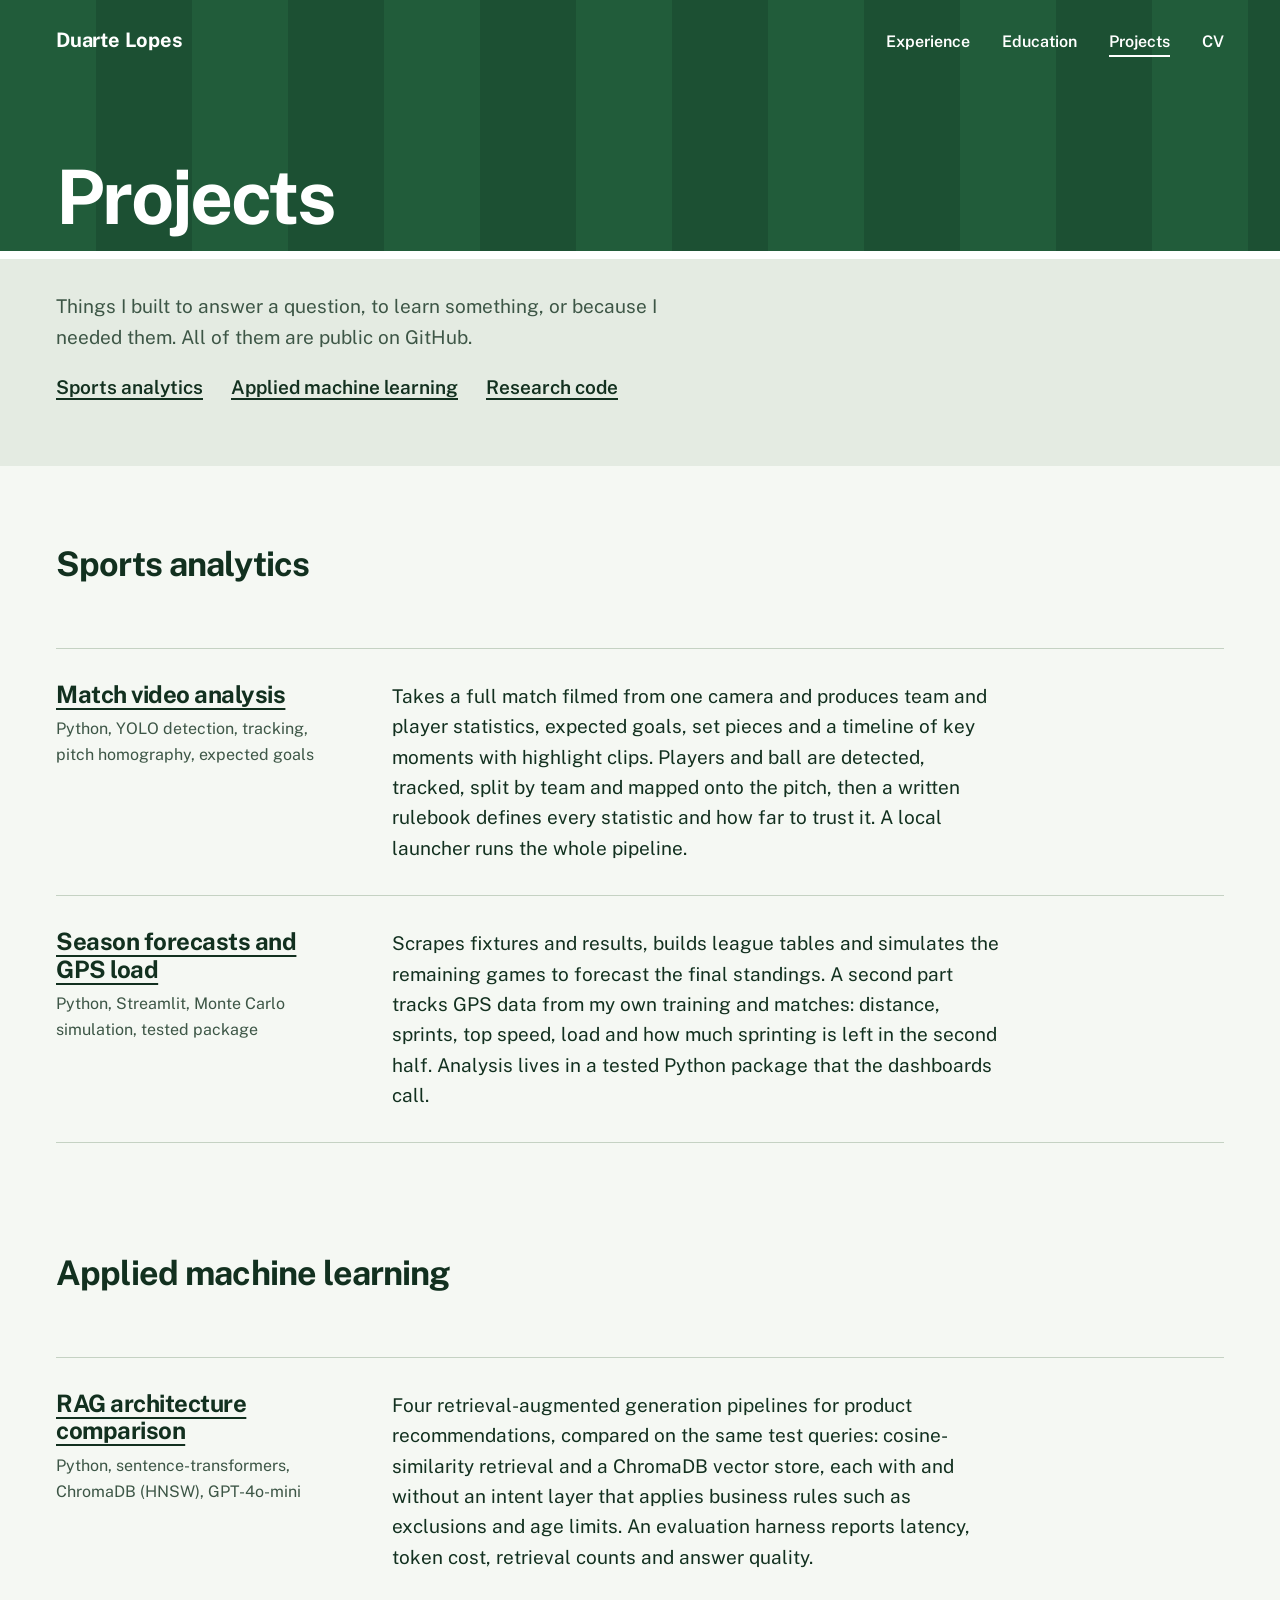
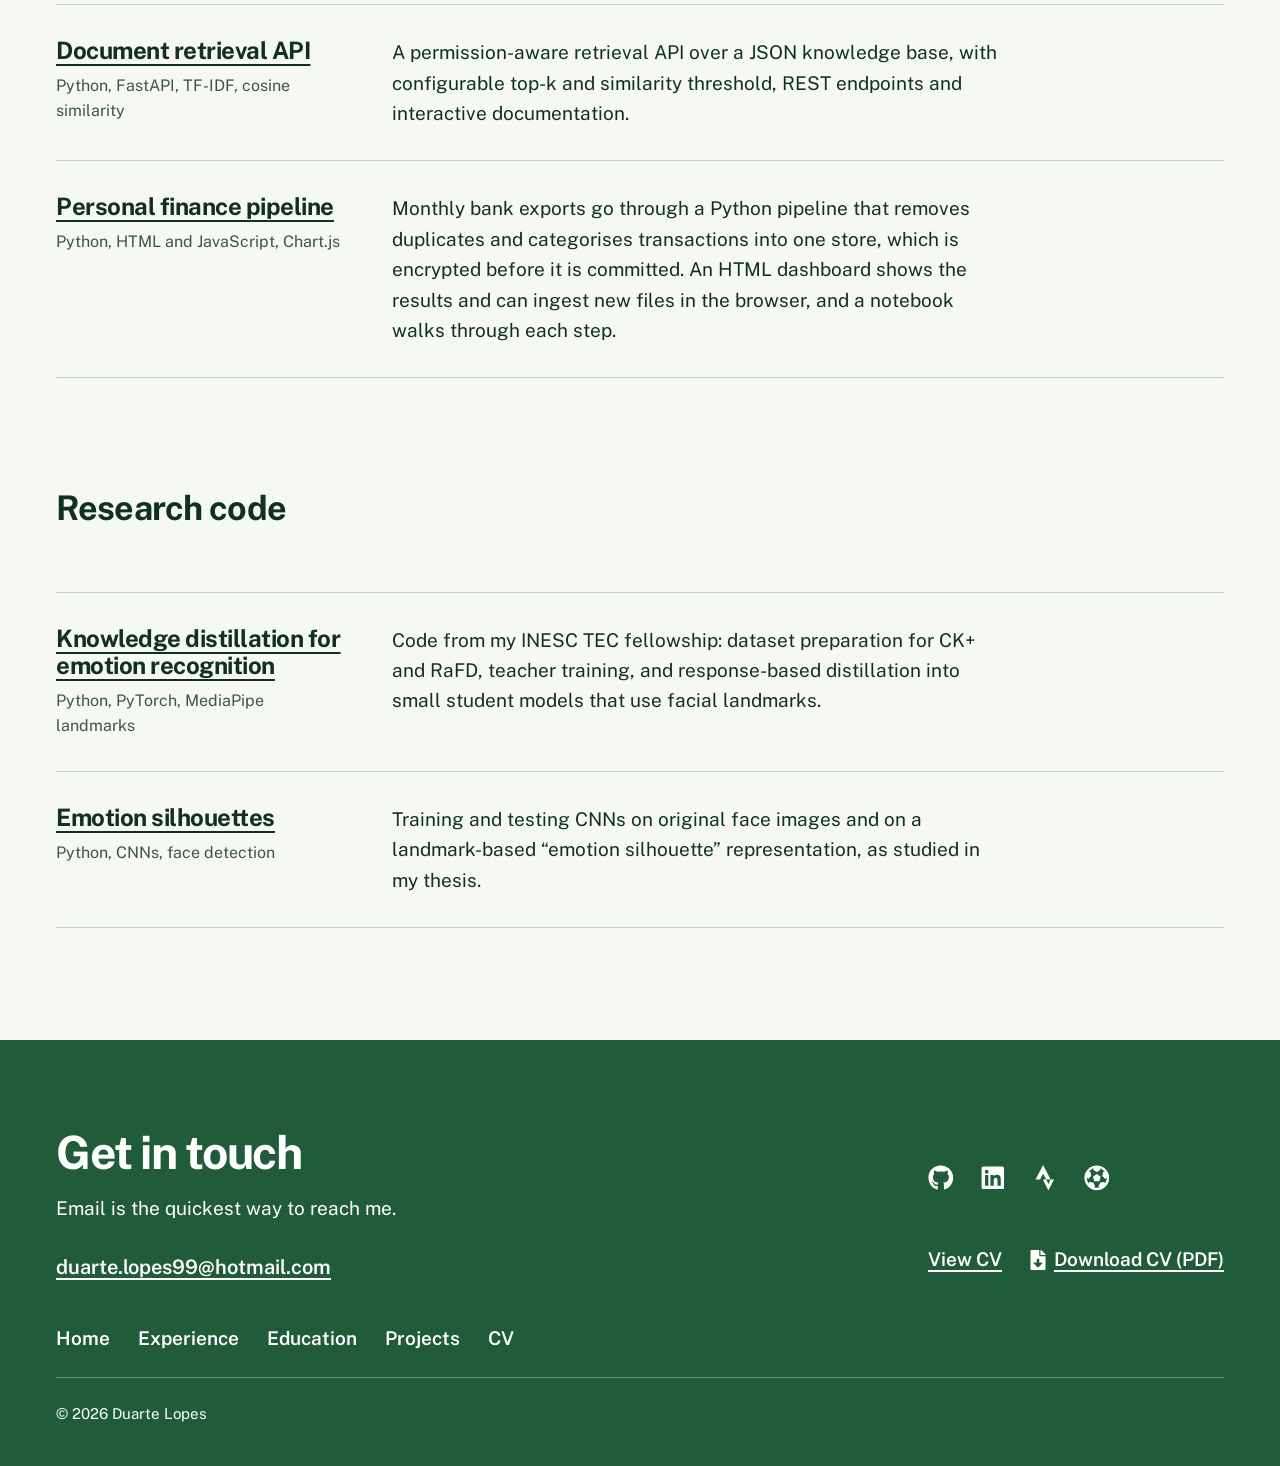
<file: projects.html>
<!DOCTYPE html>
<html lang="en">
<head>
  <meta charset="utf-8">
  <meta name="viewport" content="width=device-width, initial-scale=1">
  <title>Projects, Duarte Lopes</title>
  <meta name="description" content="Technical projects by Duarte Lopes: football match video analysis, season forecasting, GPS load analysis, RAG pipelines, a retrieval API and research code.">
  <meta name="theme-color" content="#1f5a38">
  <meta property="og:type" content="website">
  <meta property="og:title" content="Projects, Duarte Lopes">
  <meta property="og:description" content="Technical projects by Duarte Lopes: football match video analysis, season forecasting, GPS load analysis, RAG pipelines, a retrieval API and research code.">
  <meta property="og:url" content="https://duartelopes99.github.io/projects.html">
  <link rel="icon" href="assets/favicon.svg" type="image/svg+xml">
  <link rel="preload" href="assets/fonts/public-sans-latin-700-normal.woff2" as="font" type="font/woff2" crossorigin>
  <link rel="stylesheet" href="assets/css/styles.css">
  <script>document.documentElement.classList.add('js');</script>
</head>
<body>
  <a class="skip-link" href="#main">Skip to content</a>

  <header class="site-header">
    <div class="wrap site-header__bar">
      <a class="brand" href="index.html">Duarte Lopes</a>
      <button class="menu-toggle" type="button" aria-expanded="false" aria-controls="site-nav">Menu</button>
      <nav class="site-nav" id="site-nav" aria-label="Main">
        <ul class="site-nav__list">
          <li><a href="experience.html">Experience</a></li>
          <li><a href="education.html">Education</a></li>
          <li><a href="projects.html" aria-current="page">Projects</a></li>
          <li><a href="cv.html">CV</a></li>
        </ul>
      </nav>
    </div>
  </header>

  <main id="main">
    <div class="page-head">
      <div class="hero__field" aria-hidden="true"></div>
      <h1 class="page-head__title">Projects</h1>
      <p class="page-head__lead">Things I built to answer a question, to learn something, or because I needed them. All of them are public on GitHub.</p>
      <nav class="page-toc" aria-label="On this page">
        <ul>
          <li><a href="#sports-title">Sports analytics</a></li>
          <li><a href="#applied-title">Applied machine learning</a></li>
          <li><a href="#research-title">Research code</a></li>
        </ul>
      </nav>
    </div>
    <section class="section section--first" aria-labelledby="sports-title">
      <div class="wrap">
        <h2 class="section__subtitle" id="sports-title">Sports analytics</h2>
        <ul class="entries">
          <li class="entry">
            <div class="entry__head">
              <h3 class="entry__name"><a href="https://github.com/DuarteLopes99/football_video_evaluation">Match video analysis</a></h3>
              <p class="entry__stack">Python, YOLO detection, tracking, pitch homography, expected goals</p>
            </div>
            <p class="entry__body">Takes a full match filmed from one camera and produces team and player statistics, expected goals, set pieces and a timeline of key moments with highlight clips. Players and ball are detected, tracked, split by team and mapped onto the pitch, then a written rulebook defines every statistic and how far to trust it. A local launcher runs the whole pipeline.</p>
          </li>
          <li class="entry">
            <div class="entry__head">
              <h3 class="entry__name"><a href="https://github.com/DuarteLopes99/Football-Stats-Data">Season forecasts and GPS load</a></h3>
              <p class="entry__stack">Python, Streamlit, Monte Carlo simulation, tested package</p>
            </div>
            <p class="entry__body">Scrapes fixtures and results, builds league tables and simulates the remaining games to forecast the final standings. A second part tracks GPS data from my own training and matches: distance, sprints, top speed, load and how much sprinting is left in the second half. Analysis lives in a tested Python package that the dashboards call.</p>
          </li>
        </ul>
      </div>
    </section>

    <section class="section" aria-labelledby="applied-title">
      <div class="wrap">
        <h2 class="section__subtitle" id="applied-title">Applied machine learning</h2>
        <ul class="entries">
          <li class="entry">
            <div class="entry__head">
              <h3 class="entry__name"><a href="https://github.com/DuarteLopes99/DS-ML-Playground/tree/main/RAG-Experiment">RAG architecture comparison</a></h3>
              <p class="entry__stack">Python, sentence-transformers, ChromaDB (HNSW), GPT-4o-mini</p>
            </div>
            <p class="entry__body">Four retrieval-augmented generation pipelines for product recommendations, compared on the same test queries: cosine-similarity retrieval and a ChromaDB vector store, each with and without an intent layer that applies business rules such as exclusions and age limits. An evaluation harness reports latency, token cost, retrieval counts and answer quality.</p>
          </li>
          <li class="entry">
            <div class="entry__head">
              <h3 class="entry__name"><a href="https://github.com/DuarteLopes99/DS-ML-Playground/tree/main/FastAPI">Document retrieval API</a></h3>
              <p class="entry__stack">Python, FastAPI, TF-IDF, cosine similarity</p>
            </div>
            <p class="entry__body">A permission-aware retrieval API over a JSON knowledge base, with configurable top-k and similarity threshold, REST endpoints and interactive documentation.</p>
          </li>
          <li class="entry">
            <div class="entry__head">
              <h3 class="entry__name"><a href="https://github.com/DuarteLopes99/Personal_Finances">Personal finance pipeline</a></h3>
              <p class="entry__stack">Python, HTML and JavaScript, Chart.js</p>
            </div>
            <p class="entry__body">Monthly bank exports go through a Python pipeline that removes duplicates and categorises transactions into one store, which is encrypted before it is committed. An HTML dashboard shows the results and can ingest new files in the browser, and a notebook walks through each step.</p>
          </li>
        </ul>
      </div>
    </section>

    <section class="section" aria-labelledby="research-title">
      <div class="wrap">
        <h2 class="section__subtitle" id="research-title">Research code</h2>
        <ul class="entries">
          <li class="entry">
            <div class="entry__head">
              <h3 class="entry__name"><a href="https://github.com/DuarteLopes99/FER_CoreCode">Knowledge distillation for emotion recognition</a></h3>
              <p class="entry__stack">Python, PyTorch, MediaPipe landmarks</p>
            </div>
            <p class="entry__body">Code from my INESC TEC fellowship: dataset preparation for CK+ and RaFD, teacher training, and response-based distillation into small student models that use facial landmarks.</p>
          </li>
          <li class="entry">
            <div class="entry__head">
              <h3 class="entry__name"><a href="https://github.com/DuarteLopes99/Emotion-Recognition---Silhouette">Emotion silhouettes</a></h3>
              <p class="entry__stack">Python, CNNs, face detection</p>
            </div>
            <p class="entry__body">Training and testing CNNs on original face images and on a landmark-based “emotion silhouette” representation, as studied in my thesis.</p>
          </li>
        </ul>
      </div>
    </section>
  </main>

  <footer class="site-footer" id="contact">
    <div class="wrap site-footer__grid">
      <div>
        <h2 class="site-footer__title">Get in touch</h2>
        <p class="site-footer__lead">Email is the quickest way to reach me.</p>
        <p class="contact"><a class="contact__email" href="mailto:duarte.lopes99@hotmail.com">duarte.lopes99@hotmail.com</a></p>
      </div>
      <div class="contact">
        <ul class="icon-links">
          <li><a class="icon-link" href="https://github.com/DuarteLopes99" title="GitHub"><svg aria-hidden="true" focusable="false"><use href="assets/icons.svg#i-github"/></svg><span class="visually-hidden">GitHub</span></a></li>
          <li><a class="icon-link" href="https://www.linkedin.com/in/duarte-lopes-/" title="LinkedIn"><svg aria-hidden="true" focusable="false"><use href="assets/icons.svg#i-linkedin"/></svg><span class="visually-hidden">LinkedIn</span></a></li>
          <li><a class="icon-link" href="https://www.strava.com/athletes/146340595" title="Strava"><svg aria-hidden="true" focusable="false"><use href="assets/icons.svg#i-strava"/></svg><span class="visually-hidden">Strava</span></a></li>
          <li><a class="icon-link" href="https://www.zerozero.pt/jogador/duarte-lopes/1058239" title="zerozero player profile"><svg aria-hidden="true" focusable="false"><use href="assets/icons.svg#i-zerozero"/></svg><span class="visually-hidden">zerozero player profile</span></a></li>
        </ul>
        <p class="cv-links">
          <a href="cv.html">View CV</a>
          <a href="assets/cv/Duarte_Lopes_CV.pdf" download><svg aria-hidden="true" focusable="false"><use href="assets/icons.svg#i-download"/></svg>Download CV (PDF)</a>
        </p>
      </div>
      <nav class="site-footer__nav" aria-label="Footer">
        <ul>
          <li><a href="index.html">Home</a></li>
          <li><a href="experience.html">Experience</a></li>
          <li><a href="education.html">Education</a></li>
          <li><a href="projects.html">Projects</a></li>
          <li><a href="cv.html">CV</a></li>
        </ul>
      </nav>
      <p class="site-footer__legal">© 2026 Duarte Lopes</p>
    </div>
  </footer>

  <script src="assets/js/main.js" defer></script>
</body>
</html>
</file>
<file: assets/css/styles.css>
/* =========================================================
   Duarte Lopes, personal site
   Concept: the page is split by a football touchline.
   Above the line is the pitch, below it is everywhere else.
   Sections: 1 tokens, 2 base, 3 layout helpers, 4 header,
   5 hero, 6 content sections, 7 footer, 8 motion
   ========================================================= */

/* 1. Tokens ------------------------------------------------ */
@font-face {
  font-family: "Public Sans";
  src: url("../fonts/public-sans-latin-400-normal.woff2") format("woff2");
  font-weight: 400;
  font-style: normal;
  font-display: swap;
}
@font-face {
  font-family: "Public Sans";
  src: url("../fonts/public-sans-latin-600-normal.woff2") format("woff2");
  font-weight: 600;
  font-style: normal;
  font-display: swap;
}
@font-face {
  font-family: "Public Sans";
  src: url("../fonts/public-sans-latin-700-normal.woff2") format("woff2");
  font-weight: 700;
  font-style: normal;
  font-display: swap;
}

:root {
  --pitch: #215c3a;
  --pitch-alt: #1c5033;
  --line: #ffffff;
  --ground: #e4ebe2;
  --paper: #f5f8f3;
  --ink: #12301f;
  --ink-soft: #3d5646;
  --rule: #c5d2c3;
  --kit: #f2c230;

  --font: "Public Sans", system-ui, -apple-system, "Segoe UI", Roboto, sans-serif;

  --gutter: clamp(1.25rem, 4vw, 3rem);
  --wrap: 73rem;
  --measure: 38rem;

  --text-body: 1.1875rem;
  --text-hero: clamp(2.5rem, 1.1rem + 5.4vw, 5.75rem);
  --text-h2: clamp(1.75rem, 1rem + 2.4vw, 2.875rem);
}

/* 2. Base -------------------------------------------------- */
*,
*::before,
*::after { box-sizing: border-box; }

html {
  -webkit-text-size-adjust: 100%;
  scroll-behavior: smooth;
}

body {
  margin: 0;
  background: var(--paper);
  color: var(--ink);
  font-family: var(--font);
  font-size: var(--text-body);
  line-height: 1.6;
  text-rendering: optimizeLegibility;
}

h1, h2, h3, p, ul, figure { margin: 0; }
ul { padding: 0; list-style: none; }
img { display: block; max-width: 100%; height: auto; }

a { color: inherit; }

:focus-visible {
  outline: 3px solid var(--ink);
  outline-offset: 3px;
  border-radius: 2px;
}

.skip-link {
  position: absolute;
  left: 1rem;
  top: -4rem;
  z-index: 20;
  padding: 0.6rem 1rem;
  background: var(--kit);
  color: var(--ink);
  font-weight: 600;
  text-decoration: none;
}
.skip-link:focus { top: 1rem; }

/* 3. Layout helpers --------------------------------------- */
.wrap {
  width: min(100% - 2 * var(--gutter), var(--wrap));
  margin-inline: auto;
}

.text-link {
  font-weight: 600;
  text-decoration-thickness: 0.12em;
  text-underline-offset: 0.2em;
}
.text-link:hover { background: var(--kit); text-decoration-color: transparent; }

/* 4. Header ----------------------------------------------- */
.site-header {
  position: absolute;
  inset: 0 0 auto 0;
  z-index: 10;
  color: var(--line);
}
.site-header :focus-visible { outline-color: var(--kit); }

.site-header__bar {
  display: flex;
  align-items: center;
  justify-content: space-between;
  gap: 1.5rem;
  padding-block: 1.5rem;
}

.brand {
  font-size: 1.25rem;
  font-weight: 700;
  letter-spacing: -0.01em;
  text-decoration: none;
}

.site-nav__list {
  display: flex;
  gap: 2rem;
}
.site-nav__list a {
  font-size: 1rem;
  font-weight: 600;
  text-decoration: none;
  padding-block: 0.25rem;
  border-bottom: 2px solid transparent;
}
.site-nav__list a:hover { border-bottom-color: var(--kit); }

.menu-toggle {
  display: none;
  padding: 0.5rem 0.9rem;
  border: 2px solid var(--line);
  border-radius: 0;
  background: transparent;
  color: var(--line);
  font: inherit;
  font-size: 0.9375rem;
  font-weight: 600;
  cursor: pointer;
}
.menu-toggle:hover { background: var(--kit); border-color: var(--kit); color: var(--ink); }

@media (max-width: 640px) {
  .js .menu-toggle { display: inline-block; }
  .js .site-nav {
    display: none;
    position: absolute;
    top: 100%;
    left: 0;
    right: 0;
    padding: 0.5rem var(--gutter) 1.25rem;
    background: var(--pitch-alt);
  }
  .js .site-nav.is-open { display: block; }
  .js .site-nav__list { flex-direction: column; gap: 0.25rem; }
  .js .site-nav__list a { display: block; padding-block: 0.6rem; font-size: 1.125rem; }
}

/* 5. Hero -------------------------------------------------- */
.hero {
  display: grid;
  grid-template-columns:
    minmax(var(--gutter), 1fr)
    minmax(0, 46rem)
    minmax(1.5rem, 3rem)
    minmax(14rem, 24rem)
    minmax(var(--gutter), 1fr);
  grid-template-rows: minmax(min(46svh, 26rem), auto) auto auto;
  background: var(--ground);
}

/* The grass. Mowing stripes, with the touchline along its lower edge. */
.hero__field {
  grid-area: 1 / 1 / 2 / -1;
  position: relative;
  z-index: 0;
  background: repeating-linear-gradient(
    90deg,
    var(--pitch) 0 6rem,
    var(--pitch-alt) 6rem 12rem
  );
}
.hero__field::after {
  content: "";
  position: absolute;
  inset: auto 0 0 0;
  height: 0.5rem;
  background: var(--line);
  transform-origin: left center;
}

/* The headline is split by the touchline. display: contents lets
   the two halves sit in different rows while staying one heading. */
.hero__title {
  display: contents;
  font-size: var(--text-hero);
  font-weight: 700;
  line-height: 0.98;
  letter-spacing: -0.035em;
}
/* Everything that sits on the grass must stack above the field layer. */
.hero__on,
.hero__off,
.hero__intro,
.hero__photo {
  position: relative;
  z-index: 1;
}
.hero__on,
.hero__off {
  font-size: var(--text-hero);
  font-weight: 700;
  line-height: 0.98;
  letter-spacing: -0.035em;
  text-wrap: balance;
}
.hero__on {
  grid-area: 1 / 2 / 2 / 3;
  align-self: end;
  padding-block: 7rem 1.75rem;
  color: var(--line);
}
.hero__off {
  grid-area: 2 / 2 / 3 / 3;
  padding-top: 2rem;
  color: var(--ink);
}

.hero__intro {
  grid-area: 3 / 2 / 4 / 3;
  padding-block: 1.75rem 4.5rem;
}
.hero__intro p {
  max-width: var(--measure);
  color: var(--ink-soft);
}

.hero__photo {
  grid-area: 1 / 4 / 4 / 5;
  align-self: start;
  margin-top: 6.5rem;
  margin-bottom: 4.5rem;
  background: var(--pitch-alt);
}
.hero__photo img { width: 100%; }

@media (max-width: 899px) {
  .hero {
    grid-template-columns: var(--gutter) minmax(0, 1fr) var(--gutter);
    grid-template-rows: minmax(min(40svh, 22rem), auto) auto auto auto;
  }
  .hero__on { grid-column: 2; }
  .hero__off { grid-column: 2; }
  .hero__intro { grid-column: 2; padding-bottom: 2rem; }
  .hero__photo {
    grid-area: 4 / 2 / 5 / 3;
    width: min(100%, 22rem);
    margin: 0 0 3.5rem;
  }
}

/* 6. Content sections ------------------------------------- */
.section { padding-block: clamp(4rem, 9vw, 7rem); }
.section--tint { background: var(--ground); }

.section__title {
  max-width: 24ch;
  font-size: var(--text-h2);
  font-weight: 700;
  line-height: 1.05;
  letter-spacing: -0.03em;
}
.section__lead {
  max-width: var(--measure);
  margin-top: 1.25rem;
  color: var(--ink-soft);
}

.entries { margin-top: clamp(2.5rem, 6vw, 4rem); }
.entry {
  display: grid;
  gap: 1rem 3rem;
  padding-block: 2rem;
  border-top: 1px solid var(--rule);
}
.entry:last-child { border-bottom: 1px solid var(--rule); }
@media (min-width: 800px) {
  .entry { grid-template-columns: minmax(0, 18rem) minmax(0, 1fr); }
}
.entry__name {
  font-size: 1.5rem;
  font-weight: 700;
  line-height: 1.15;
  letter-spacing: -0.02em;
}
.entry__name a {
  text-decoration-thickness: 0.1em;
  text-underline-offset: 0.2em;
}
.entry__name a:hover { background: var(--kit); text-decoration-color: transparent; }
.entry__stack {
  margin-top: 0.5rem;
  font-size: 1rem;
  color: var(--ink-soft);
}
.entry__body { max-width: var(--measure); }

.running {
  display: grid;
  gap: 2.5rem 4rem;
  align-items: center;
}
@media (min-width: 760px) {
  .running { grid-template-columns: minmax(0, 20rem) minmax(0, 1fr); }
}
.running__photo { width: min(100%, 20rem); }
.running__text .section__lead { margin-bottom: 1.5rem; }

/* 7. Footer ------------------------------------------------ */
.site-footer {
  padding-block: clamp(3.5rem, 8vw, 5.5rem) 2.5rem;
  background: var(--pitch);
  color: var(--line);
}
.site-footer :focus-visible { outline-color: var(--kit); }
.site-footer__grid {
  display: grid;
  gap: 2.5rem 4rem;
}
@media (min-width: 760px) {
  .site-footer__grid { grid-template-columns: minmax(0, 1fr) auto; }
  .site-footer__legal { grid-column: 1 / -1; }
}
.site-footer__title {
  font-size: var(--text-h2);
  font-weight: 700;
  line-height: 1.05;
  letter-spacing: -0.03em;
}
.site-footer__lead { margin-top: 1rem; max-width: 28rem; }
.site-footer__links {
  display: grid;
  gap: 0.5rem;
  font-size: 1.375rem;
  font-weight: 600;
}
.site-footer__links a {
  text-decoration-thickness: 0.1em;
  text-underline-offset: 0.2em;
}
.site-footer__links a:hover { background: var(--kit); color: var(--ink); text-decoration-color: transparent; }
.site-footer__legal {
  padding-top: 1.5rem;
  border-top: 1px solid rgba(255, 255, 255, 0.35);
  font-size: 0.9375rem;
}

/* 7b. Contact: email, profile icons, CV links --------------- */
.contact {
  display: grid;
  gap: 1.25rem;
  margin-top: 1.75rem;
}
.contact__email {
  font-size: 1.25rem;
  font-weight: 600;
  overflow-wrap: anywhere;
  text-decoration-thickness: 0.1em;
  text-underline-offset: 0.2em;
}
.contact__email:hover { background: var(--kit); color: var(--ink); text-decoration-color: transparent; }

.icon-links {
  display: flex;
  flex-wrap: wrap;
  gap: 0.5rem;
  margin-left: -0.6rem;
}
.icon-link {
  display: inline-grid;
  place-items: center;
  width: 2.75rem;
  height: 2.75rem;
  color: inherit;
}
.icon-link svg { width: 1.6rem; height: 1.6rem; }
.icon-link:hover { background: var(--kit); color: var(--ink); }

.cv-links {
  display: flex;
  flex-wrap: wrap;
  gap: 0.5rem 1.75rem;
  font-weight: 600;
}
.cv-links a {
  display: inline-flex;
  align-items: center;
  gap: 0.5rem;
  text-decoration-thickness: 0.12em;
  text-underline-offset: 0.2em;
}
.cv-links svg { width: 1rem; height: 1.25rem; flex: none; }
.cv-links a:hover { background: var(--kit); color: var(--ink); text-decoration-color: transparent; }

.visually-hidden {
  position: absolute !important;
  width: 1px;
  height: 1px;
  overflow: hidden;
  clip: rect(0 0 0 0);
  white-space: nowrap;
}

/* Current page in the nav */
.site-nav__list a[aria-current="page"] { border-bottom-color: var(--line); }

/* 9. Inner page head: same pitch, shorter --------------------- */
.page-head {
  display: grid;
  grid-template-columns: var(--gutter) minmax(0, var(--wrap)) var(--gutter);
  justify-content: center;
  grid-template-rows: auto auto;
  background: var(--ground);
}
@media (min-width: 900px) {
  .page-head { grid-template-columns: minmax(var(--gutter), 1fr) minmax(0, var(--wrap)) minmax(var(--gutter), 1fr); }
}
.page-head .hero__field { grid-area: 1 / 1 / 2 / -1; }
.page-head__title {
  grid-area: 1 / 2 / 2 / 3;
  position: relative;
  z-index: 1;
  align-self: end;
  padding-block: clamp(7rem, 16vw, 10rem) 1.5rem;
  color: var(--line);
  font-size: clamp(2.5rem, 1.5rem + 4vw, 4.75rem);
  font-weight: 700;
  line-height: 1;
  letter-spacing: -0.035em;
}
.page-head__lead {
  grid-area: 2 / 2 / 3 / 3;
  max-width: var(--measure);
  padding-block: 2rem clamp(2.5rem, 6vw, 4rem);
  color: var(--ink-soft);
}

.section--first { padding-top: clamp(3rem, 7vw, 5rem); }
.section__subtitle {
  font-size: clamp(1.5rem, 1.1rem + 1.4vw, 2.125rem);
  font-weight: 700;
  line-height: 1.1;
  letter-spacing: -0.025em;
}
.section + .section { padding-top: 0; }
.section--tint + .section,
.section + .section--tint { padding-top: clamp(4rem, 9vw, 7rem); }

/* 10. Timeline ------------------------------------------------ */
/* A sequence, so it gets a line: the touchline turned sideways. */
.timeline {
  position: relative;
  margin-top: clamp(2rem, 5vw, 3rem);
}
.tl {
  position: relative;
  display: grid;
  gap: 0.75rem 3rem;
  padding: 0 0 3rem 2rem;
}
.tl:last-child { padding-bottom: 0.5rem; }
.tl::before {
  content: "";
  position: absolute;
  left: 0.3rem;
  top: 0.55rem;
  bottom: -0.55rem;
  width: 3px;
  background: var(--pitch);
}
.tl:last-child::before { bottom: 0; }
.tl::after {
  content: "";
  position: absolute;
  left: 0;
  top: 0.35rem;
  width: 0.9rem;
  height: 0.9rem;
  border-radius: 50%;
  background: var(--kit);
  box-shadow: 0 0 0 3px var(--pitch);
}
@media (min-width: 800px) {
  .tl {
    grid-template-columns: 11rem minmax(0, 1fr);
    padding-left: 0;
  }
  .tl::before { left: calc(11rem + 1.5rem - 1.5px); }
  .tl::after { left: calc(11rem + 1.5rem - 0.45rem); }
  .tl__body { padding-left: 1.5rem; }
}
.tl__when {
  font-size: 1rem;
  font-weight: 600;
  font-variant-numeric: tabular-nums;
  line-height: 1.4;
}
.tl__when time { white-space: nowrap; }
.tl__dur {
  display: block;
  font-weight: 400;
  color: var(--ink-soft);
}
.tl__role {
  font-size: 1.5rem;
  font-weight: 700;
  line-height: 1.15;
  letter-spacing: -0.02em;
}
.tl__org {
  margin-top: 0.35rem;
  color: var(--ink-soft);
}
.tl__body > p:not(.tl__org),
.tl__points { max-width: var(--measure); margin-top: 1rem; }
.tl__points {
  padding-left: 1.1rem;
  list-style: disc;
}
.tl__points li + li { margin-top: 0.4rem; }
.tl__stack {
  font-size: 1rem;
  color: var(--ink-soft);
}

/* Simple reference list: publication, certificates */
.refs { margin-top: clamp(1.5rem, 4vw, 2.5rem); }
.ref {
  padding-block: 1.5rem;
  border-top: 1px solid var(--rule);
}
.ref:last-child { border-bottom: 1px solid var(--rule); }
.ref__title {
  max-width: 42rem;
  font-size: 1.25rem;
  font-weight: 700;
  line-height: 1.25;
  letter-spacing: -0.015em;
}
.ref__meta { margin-top: 0.4rem; color: var(--ink-soft); }
.ref__body { max-width: var(--measure); margin-top: 0.75rem; }
.ref .text-link { display: inline-block; margin-top: 0.75rem; }

.more-link { margin-top: 2.5rem; }

/* 11. CV page --------------------------------------------- */
.cv {
  max-width: 50rem;
}
.cv__name {
  font-size: 2.25rem;
  font-weight: 700;
  line-height: 1.05;
  letter-spacing: -0.03em;
}
.cv__role { margin-top: 0.25rem; font-size: 1.25rem; color: var(--ink-soft); }
.cv__contacts {
  display: flex;
  flex-wrap: wrap;
  gap: 0.25rem 1.5rem;
  margin-top: 1rem;
  font-size: 1rem;
}
.cv__contacts a { text-underline-offset: 0.2em; }
.cv h2 {
  margin-top: 2.5rem;
  padding-bottom: 0.4rem;
  border-bottom: 2px solid var(--pitch);
  font-size: 1.25rem;
  font-weight: 700;
  letter-spacing: -0.01em;
}
.cv__item { margin-top: 1.25rem; }
.cv__item-head {
  display: flex;
  flex-wrap: wrap;
  justify-content: space-between;
  gap: 0 1rem;
}
.cv__item h3 { font-size: 1.0625rem; font-weight: 700; }
.cv__date { font-size: 1rem; font-variant-numeric: tabular-nums; color: var(--ink-soft); }
.cv__org { font-size: 1rem; color: var(--ink-soft); }
.cv__item ul { margin-top: 0.4rem; padding-left: 1.1rem; list-style: disc; font-size: 1rem; }
.cv__item p:not(.cv__org) { margin-top: 0.4rem; font-size: 1rem; }
.cv__grid { display: grid; gap: 0.4rem; margin-top: 1rem; font-size: 1rem; }
@media (min-width: 700px) {
  .cv__grid > div { display: grid; grid-template-columns: 11rem minmax(0, 1fr); gap: 1rem; }
}
.cv__grid dt { font-weight: 700; }
.cv__grid dd { margin: 0; }

/* 12. Print (used for the CV PDF) -------------------------- */
@page { size: A4; margin: 14mm 15mm; }
@media print {
  .site-header,
  .site-footer,
  .page-head,
  .skip-link,
  .no-print { display: none !important; }
  body { background: #fff; font-size: 10pt; line-height: 1.45; }
  .section, .section--first { padding: 0; }
  .wrap { width: 100%; }
  .cv { max-width: none; }
  .cv__name { font-size: 22pt; }
  .cv__role { font-size: 12pt; }
  .cv__contacts, .cv__item ul, .cv__item p:not(.cv__org), .cv__grid, .cv__date, .cv__org { font-size: 9.5pt; }
  .cv h2 { margin-top: 14pt; font-size: 12pt; break-after: avoid; }
  .cv__item { margin-top: 8pt; break-inside: avoid; }
  .cv__item h3 { font-size: 10.5pt; }
  .cv__grid > div { grid-template-columns: 34mm minmax(0, 1fr); }
  a { color: inherit; }
}

/* 8. Motion ------------------------------------------------ */
/* One moment: the touchline is drawn, then the second half of the
   headline and the intro appear. Everything is visible without it. */
@keyframes draw-line {
  from { transform: scaleX(0); }
}
@keyframes appear {
  from { opacity: 0; }
}

@media (prefers-reduced-motion: no-preference) {
  .hero .hero__field::after { animation: draw-line 0.9s cubic-bezier(0.2, 0.7, 0.2, 1) both; }
  .hero__off { animation: appear 0.5s ease-out 0.75s both; }
  .hero__intro { animation: appear 0.5s ease-out 1s both; }
}

@media (prefers-reduced-motion: reduce) {
  html { scroll-behavior: auto; }
}

/* 13. Additions after the Maria Loureiro review --------------- */
/* Section heading with a captioned photo beside it */
.with-figure { display: grid; gap: 2rem 4rem; align-items: end; }
@media (min-width: 900px) {
  .with-figure { grid-template-columns: minmax(0, 1fr) 20rem; }
}
.captioned { max-width: 22rem; }
.captioned figcaption,
.aside-figure figcaption {
  margin-top: 0.6rem;
  font-size: 0.9375rem;
  color: var(--ink-soft);
}

/* Timeline with a photo in the margin on wide screens */
.with-aside { display: grid; gap: 3rem 4rem; }
@media (min-width: 1100px) {
  .with-aside { grid-template-columns: minmax(0, 1fr) 18rem; align-items: start; }
  .aside-figure { position: sticky; top: 2rem; margin-top: clamp(2rem, 5vw, 3rem); }
}
.aside-figure { max-width: 20rem; }

/* On this page: plain anchor links under an inner page's lead */
.page-toc {
  grid-area: 3 / 2 / 4 / 3;
  padding-bottom: clamp(2.5rem, 6vw, 4rem);
}
.page-head__lead:has(+ .page-toc) { padding-bottom: 1.25rem; }
.page-toc ul { display: flex; flex-wrap: wrap; gap: 0.5rem 1.75rem; }
.page-toc a {
  font-weight: 600;
  text-decoration-thickness: 0.12em;
  text-underline-offset: 0.2em;
}
.page-toc a:hover { background: var(--kit); text-decoration-color: transparent; }
.page-head { grid-template-rows: auto auto auto; }

/* Footer nav, so long pages end with a way onward */
.site-footer__nav { grid-column: 1 / -1; }
.site-footer__nav ul { display: flex; flex-wrap: wrap; gap: 0.5rem 1.75rem; font-weight: 600; }
.site-footer__nav a { text-decoration: none; border-bottom: 2px solid transparent; }
.site-footer__nav a:hover { border-bottom-color: var(--kit); }
.site-footer__legal { margin-top: -1rem; }
</file>
